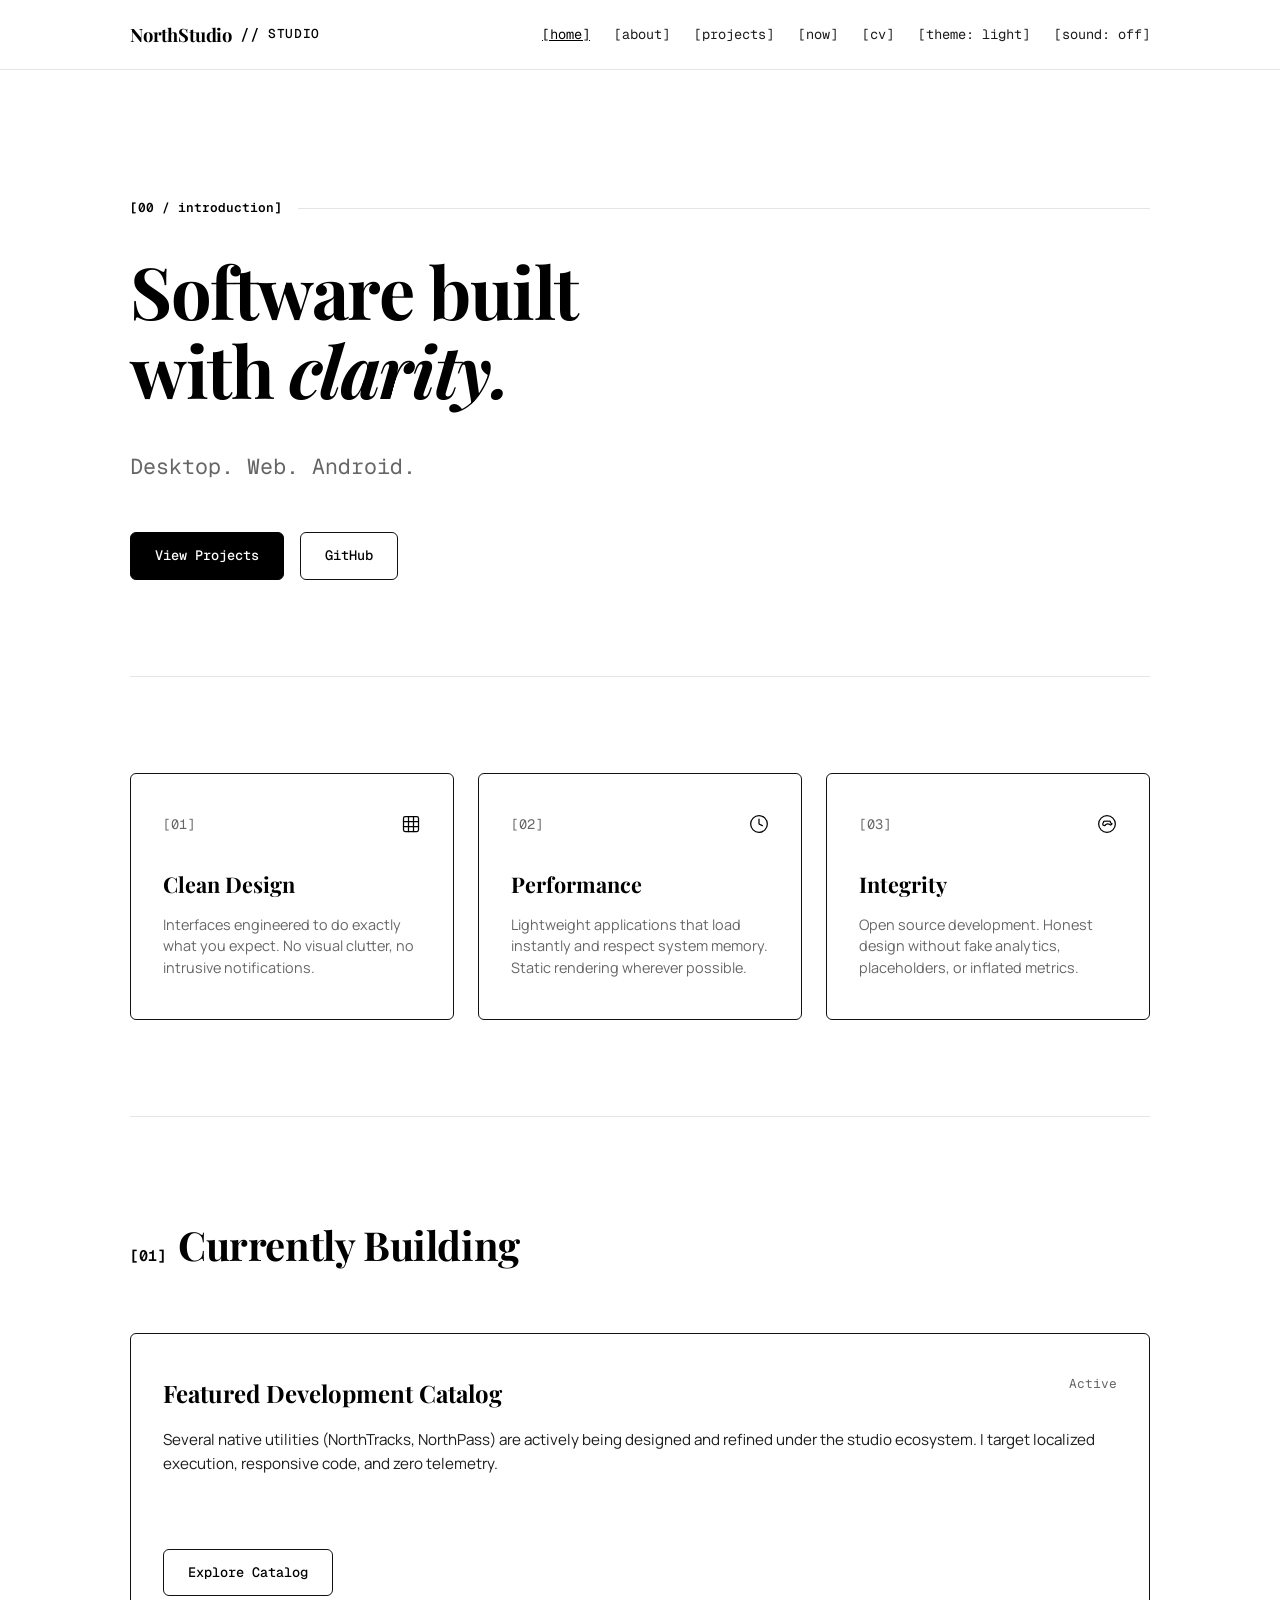
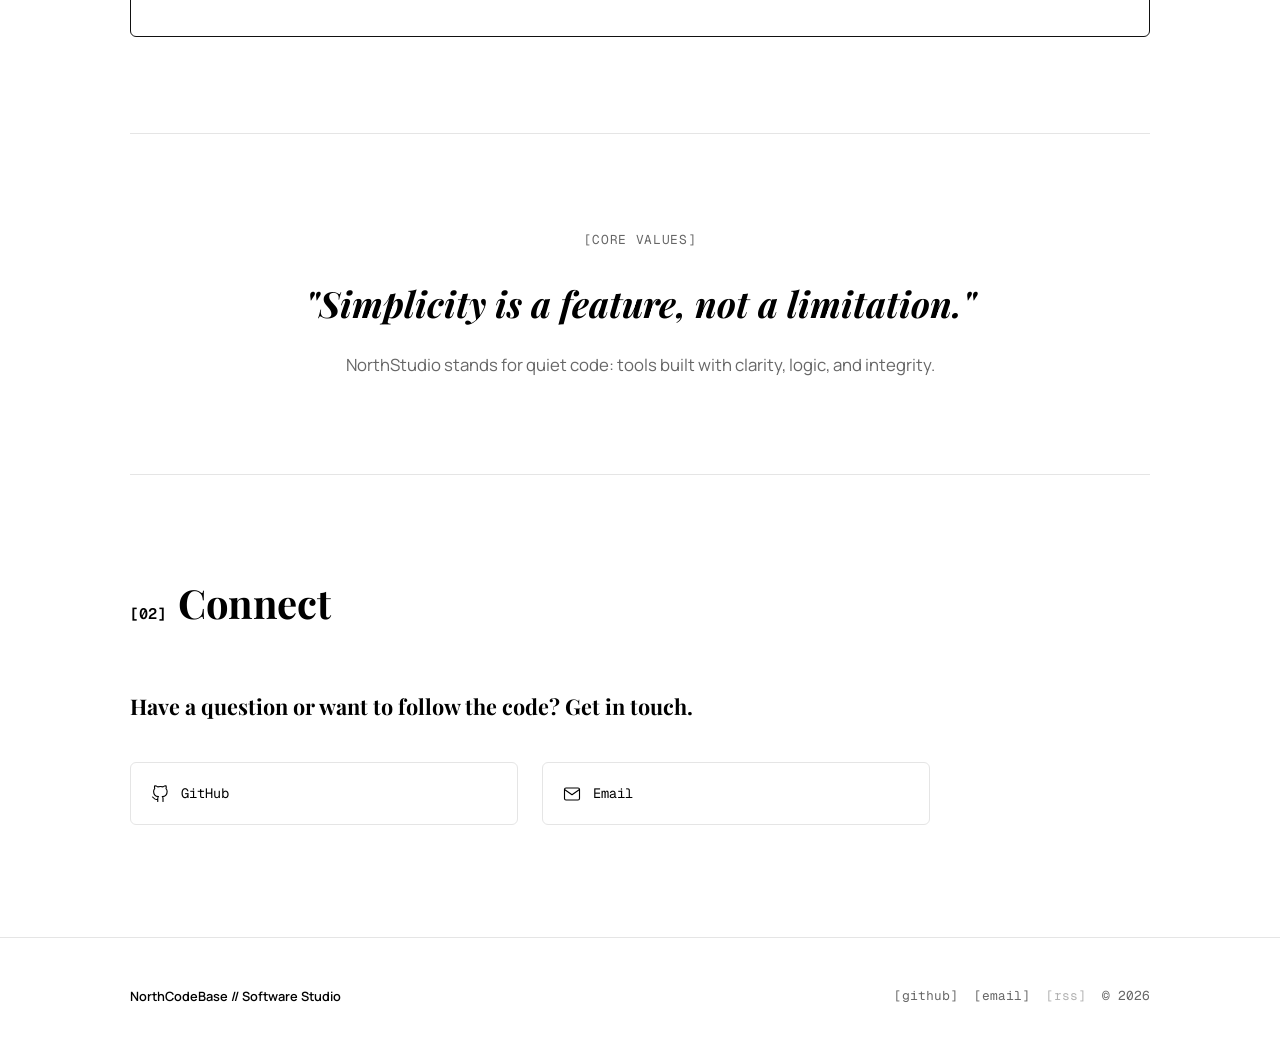
<file: index.html>
<!DOCTYPE html>
<html lang="en">

<head>
    <meta charset="UTF-8">
    <meta name="viewport" content="width=device-width, initial-scale=1.0">
    <meta name="description" content="NorthStudio - Independent software studio focused on creating clean, thoughtful desktop, web, and Android applications.">
    <title>NorthStudio // Software Built With Clarity.</title>

    <!-- Canonical URL -->
    <link rel="canonical" href="https://northcodebase.github.io/northstudio/">

    <!-- Open Graph Metadata -->
    <meta property="og:title" content="NorthStudio // Software Built With Clarity">
    <meta property="og:description" content="Independent software studio focused on creating clean, thoughtful desktop, web, and Android applications.">
    <meta property="og:type" content="website">
    <meta property="og:url" content="https://northcodebase.github.io/northstudio/">

    <!-- Twitter Card Metadata -->
    <meta name="twitter:card" content="summary">
    <meta name="twitter:title" content="NorthStudio // Software Built With Clarity">
    <meta name="twitter:description" content="Clean, simple, and functional desktop, web, and Android applications.">

    <!-- Fonts: Playfair Display, Manrope, Geist Mono -->
    <link rel="preconnect" href="https://fonts.googleapis.com">
    <link rel="preconnect" href="https://fonts.gstatic.com" crossorigin>
    <link href="https://fonts.googleapis.com/css2?family=Geist+Mono:wght@400;500;600&family=Manrope:wght@400;600;700&family=Playfair+Display:ital,wght@0,700;0,900;1,700&display=swap" rel="stylesheet">

    <!-- Core Stylesheet -->
    <link rel="stylesheet" href="assets/css/styles.css">
</head>

<body>
    <!-- Skip to Content for Keyboard Accessibility -->
    <a href="#main-content" class="skip-link">Skip to content</a>

    <!-- Header Navigation -->
    <header class="site-header">
        <div class="container header-container">
            <a href="./" class="brand" aria-label="NorthStudio Home">
                <span class="brand-playfair">NorthStudio</span>
                <span class="brand-divider">//</span>
                <span class="brand-mono">Studio</span>
            </a>

            <!-- Mobile Hamburger Toggle -->
            <button class="nav-toggle" id="nav-toggle" aria-label="Toggle navigation menu" aria-expanded="false">
                <svg class="nav-toggle-icon" viewBox="0 0 24 24">
                    <line x1="3" y1="12" x2="21" y2="12"></line>
                    <line x1="3" y1="6" x2="21" y2="6"></line>
                    <line x1="3" y1="18" x2="21" y2="18"></line>
                </svg>
            </button>

            <nav class="site-nav" id="site-nav">
                <a href="./" class="nav-link">[home]</a>
                <a href="about.html" class="nav-link">[about]</a>
                <a href="projects.html" class="nav-link">[projects]</a>
                <a href="now.html" class="nav-link">[now]</a>
                <a href="cv.html" class="nav-link">[cv]</a>
                <a href="#" class="nav-link" id="theme-toggle" aria-label="Toggle visual theme">[theme]</a>
                <a href="#" class="nav-link" id="sound-toggle" aria-label="Toggle background audio">[sound: off]</a>
            </nav>
        </div>
    </header>

    <!-- Main Content -->
    <main class="container" id="main-content">
        <!-- Hero Section -->
        <section class="hero-section">
            <div class="hero-top-meta">
                <span class="meta-tag">[00 / introduction]</span>
                <span class="meta-line"></span>
            </div>

            <h1 class="hero-title">Software built<br>with <span class="title-serif">clarity.</span></h1>
            <p class="hero-subtitle">Desktop. Web. Android.</p>

            <div class="hero-actions">
                <a href="projects.html" class="btn btn-primary">View Projects</a>
                <a href="https://github.com/NorthCodebase" target="_blank" class="btn btn-secondary" rel="noopener">GitHub</a>
            </div>
        </section>

        <!-- Core Ethos / Features Section -->
        <section class="section">
            <div class="features-grid">
                <!-- Card 1 -->
                <div class="feature-card">
                    <div class="card-header">
                        <span class="card-num">[01]</span>
                        <svg class="card-icon" viewBox="0 0 24 24" fill="none" stroke="currentColor" stroke-width="1.5" stroke-linecap="round" stroke-linejoin="round">
                            <rect x="3" y="3" width="18" height="18" rx="2" ry="2"></rect>
                            <line x1="9" y1="3" x2="9" y2="21"></line>
                            <line x1="15" y1="3" x2="15" y2="21"></line>
                            <line x1="3" y1="9" x2="21" y2="9"></line>
                            <line x1="3" y1="15" x2="21" y2="15"></line>
                        </svg>
                    </div>
                    <h3 class="feature-card-title">Clean Design</h3>
                    <p class="feature-card-desc">Interfaces engineered to do exactly what you expect. No visual clutter, no intrusive notifications.</p>
                </div>

                <!-- Card 2 -->
                <div class="feature-card">
                    <div class="card-header">
                        <span class="card-num">[02]</span>
                        <svg class="card-icon" viewBox="0 0 24 24" fill="none" stroke="currentColor" stroke-width="1.5" stroke-linecap="round" stroke-linejoin="round">
                            <path d="M12 22c5.523 0 10-4.477 10-10S17.523 2 12 2 2 6.477 2 12s4.477 10 10 10z"></path>
                            <path d="M12 6v6l4 2"></path>
                        </svg>
                    </div>
                    <h3 class="feature-card-title">Performance</h3>
                    <p class="feature-card-desc">Lightweight applications that load instantly and respect system memory. Static rendering wherever possible.</p>
                </div>

                <!-- Card 3 -->
                <div class="feature-card">
                    <div class="card-header">
                        <span class="card-num">[03]</span>
                        <svg class="card-icon" viewBox="0 0 24 24" fill="none" stroke="currentColor" stroke-width="1.5" stroke-linecap="round" stroke-linejoin="round">
                            <path d="M18 11.5a1.5 1.5 0 0 1-2.5 1.1 5.6 5.6 0 0 0-5 0A1.5 1.5 0 1 1 7 11.5c0-.6.3-1.1.8-1.3a1.5 1.5 0 0 1 2.2-1.5 7.4 7.4 0 0 1 4 0 1.5 1.5 0 0 1 2.2 1.5c.5.2.8.7.8 1.3z"></path>
                            <circle cx="12" cy="12" r="10"></circle>
                        </svg>
                    </div>
                    <h3 class="feature-card-title">Integrity</h3>
                    <p class="feature-card-desc">Open source development. Honest design without fake analytics, placeholders, or inflated metrics.</p>
                </div>
            </div>
        </section>

        <!-- Currently Building Preview -->
        <section class="section">
            <div class="section-header">
                <span class="section-num">[01]</span>
                <h2 class="section-title">Currently Building</h2>
            </div>

            <div class="project-card">
                <div class="project-card-top">
                    <div class="project-header-row">
                        <h3 class="project-title">Featured Development Catalog</h3>
                        <span class="project-version">Active</span>
                    </div>
                    <p class="project-desc">Several native utilities (NorthTracks, NorthPass) are actively being designed and refined under the studio ecosystem. I target localized execution, responsive code, and zero telemetry.</p>
                </div>
                <div style="margin-top: 1rem;">
                    <a href="projects.html" class="btn btn-secondary">Explore Catalog</a>
                </div>
            </div>
        </section>

        <!-- Philosophy Preview -->
        <section class="section">
            <div class="philosophy-layout">
                <div class="philosophy-meta">[core values]</div>
                <blockquote class="philosophy-quote">
                    "Simplicity is a feature, not a limitation."
                </blockquote>
                <p class="philosophy-subquote">NorthStudio stands for quiet code: tools built with clarity, logic, and integrity.</p>
            </div>
        </section>

        <!-- Quick Contact Section -->
        <section class="section" style="border-bottom: none; padding-bottom: 7rem;">
            <div class="section-header">
                <span class="section-num">[02]</span>
                <h2 class="section-title">Connect</h2>
            </div>

            <div class="contact-grid-simple">
                <p class="contact-lead-text">Have a question or want to follow the code? Get in touch.</p>
                <div class="contact-links-grid">
                    <a href="https://github.com/NorthCodebase" target="_blank" class="contact-link" rel="noopener">
                        <svg class="contact-icon" viewBox="0 0 24 24" fill="none" stroke="currentColor" stroke-width="1.5" stroke-linecap="round" stroke-linejoin="round">
                            <path d="M9 19c-5 1.5-5-2.5-7-3m14 6v-3.87a3.37 3.37 0 0 0-.94-2.61c3.14-.35 6.44-1.54 6.44-7A5.44 5.44 0 0 0 20 4.77 5.07 5.07 0 0 0 19.91 1S18.73.65 16 2.48a13.38 13.38 0 0 0-7 0C6.27.65 5.09 1 5.09 1A5.07 5.07 0 0 0 5 4.77a5.44 5.44 0 0 0-1.5 3.78c0 5.42 3.3 6.61 6.44 7A3.37 3.37 0 0 0 9 18.13V22"></path>
                        </svg>
                        <span>GitHub</span>
                    </a>

                    <a href="mailto:northcodebase@gmail.com" class="contact-link">
                        <svg class="contact-icon" viewBox="0 0 24 24" fill="none" stroke="currentColor" stroke-width="1.5" stroke-linecap="round" stroke-linejoin="round">
                            <path d="M4 4h16c1.1 0 2 .9 2 2v12c0 1.1-.9 2-2 2H4c-1.1 0-2-.9-2-2V6c0-1.1.9-2 2-2z"></path>
                            <polyline points="22,6 12,13 2,6"></polyline>
                        </svg>
                        <span>Email</span>
                    </a>
                </div>
            </div>
        </section>
    </main>

    <!-- Footer -->
    <footer class="site-footer">
        <div class="container footer-container">
            <p class="footer-copy">NorthCodeBase // Software Studio</p>
            <nav class="footer-meta" aria-label="Footer links">
                <a href="https://github.com/NorthCodebase" target="_blank" rel="noopener">[github]</a>
                <a href="mailto:northcodebase@gmail.com">[email]</a>
                <a href="#" style="opacity: 0.5; cursor: not-allowed;" onclick="return false;">[rss]</a>
                <span>&copy; 2026</span>
            </nav>
        </div>
    </footer>

    <!-- Application Script -->
    <script src="assets/js/app.js"></script>
</body>

</html>
</file>
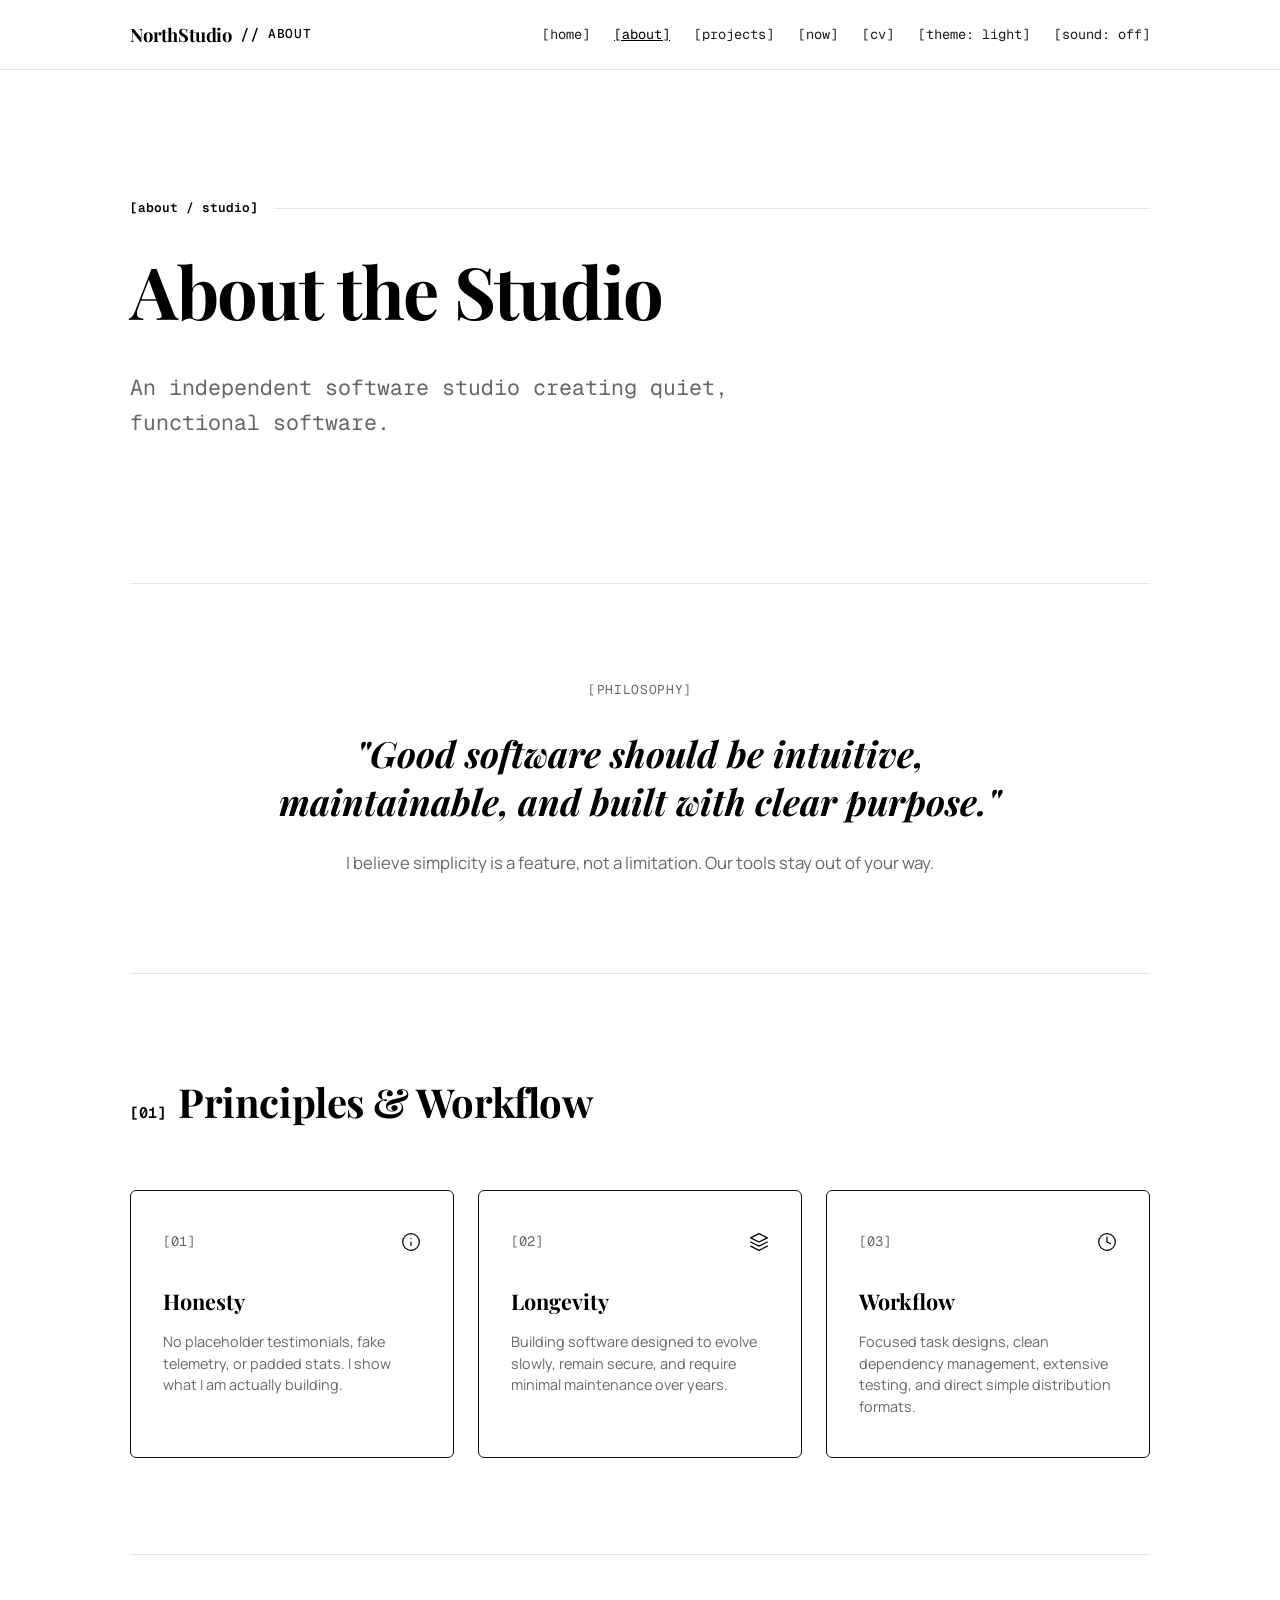
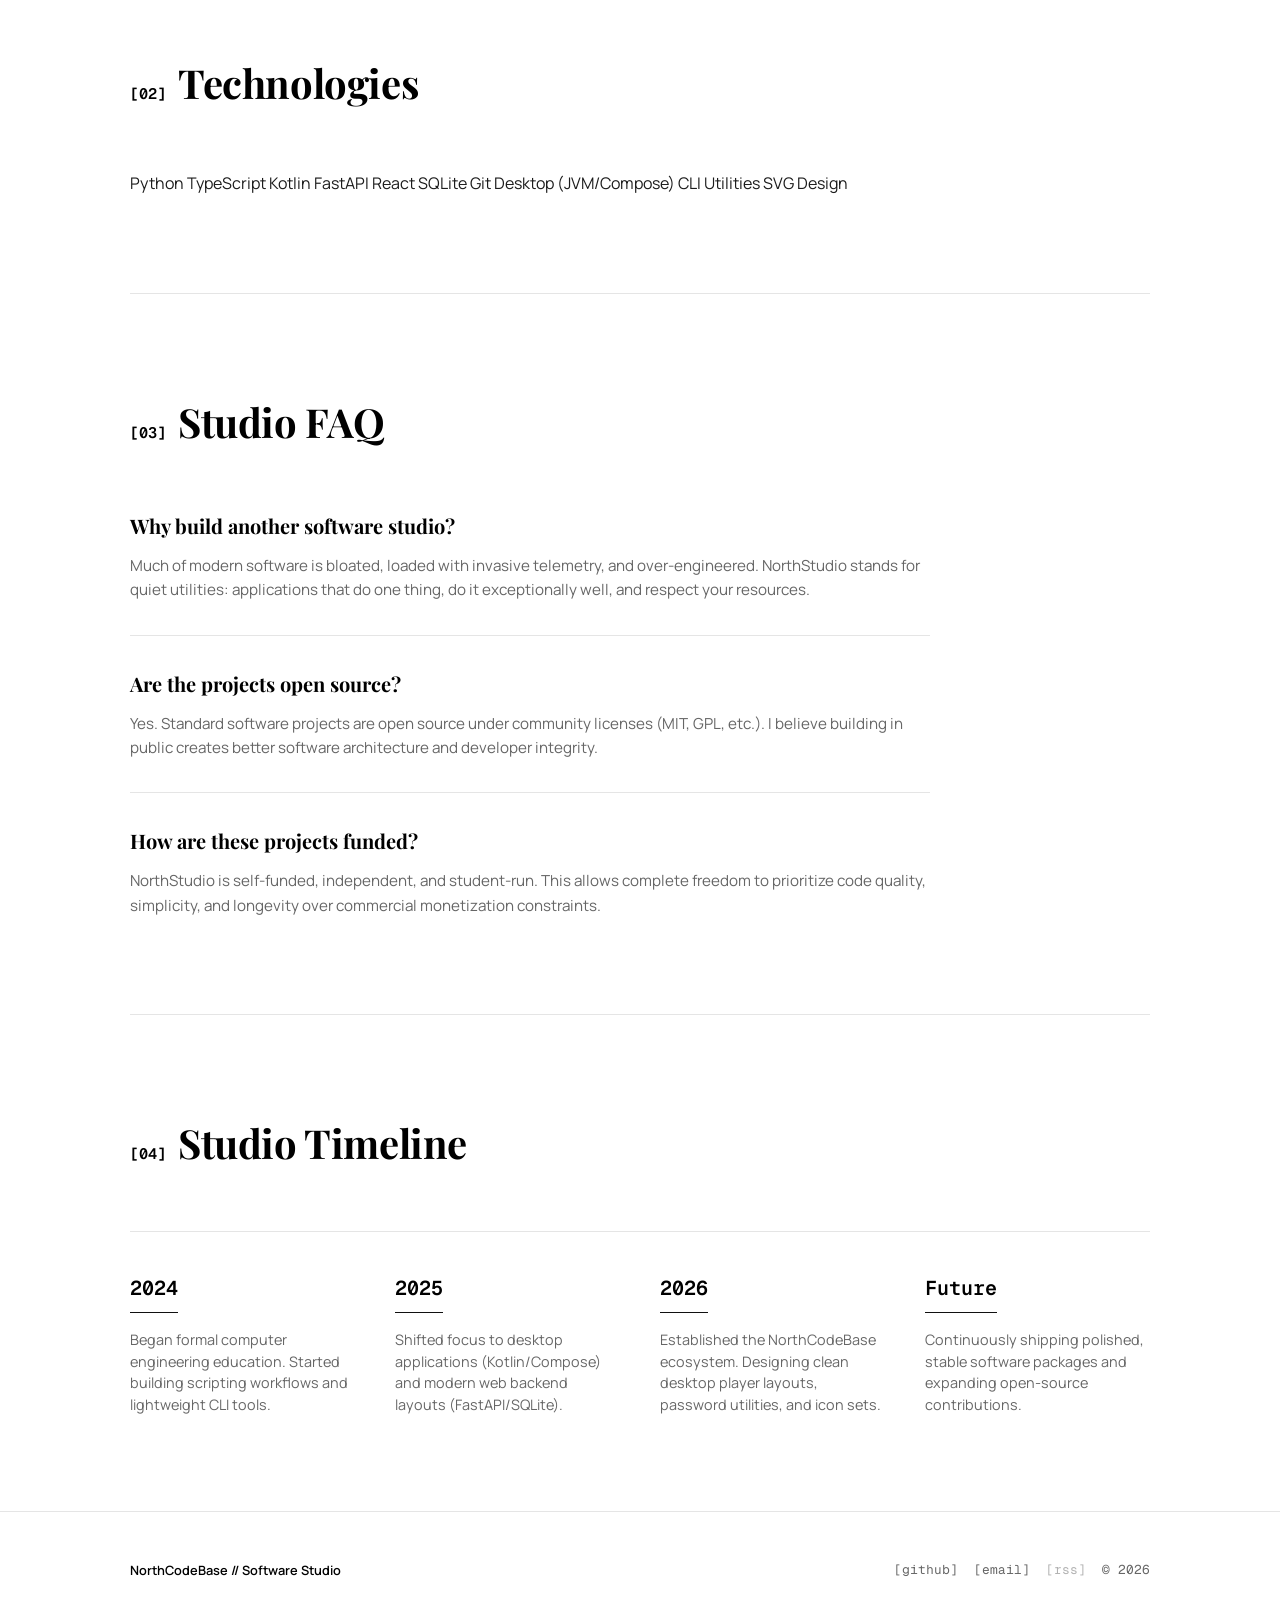
<file: about.html>
<!DOCTYPE html>
<html lang="en">

<head>
    <meta charset="UTF-8">
    <meta name="viewport" content="width=device-width, initial-scale=1.0">
    <meta name="description" content="About - NorthStudio philosophy, core principles, workflows, tech stack, FAQ, and studio timeline.">
    <title>About // NorthStudio - Independent Software Studio</title>

    <!-- Canonical URL -->
    <link rel="canonical" href="https://northcodebase.github.io/northstudio/about.html">

    <!-- Open Graph Metadata -->
    <meta property="og:title" content="NorthStudio // About">
    <meta property="og:description" content="Learn about NorthStudio - our philosophy, principles, technologies, timeline, and FAQ.">
    <meta property="og:type" content="website">
    <meta property="og:url" content="https://northcodebase.github.io/northstudio/about.html">

    <!-- Twitter Card Metadata -->
    <meta name="twitter:card" content="summary">
    <meta name="twitter:title" content="NorthStudio // About">
    <meta name="twitter:description" content="NorthStudio philosophy, principles, technologies, timeline, and FAQ.">

    <!-- Fonts: Playfair Display, Manrope, Geist Mono -->
    <link rel="preconnect" href="https://fonts.googleapis.com">
    <link rel="preconnect" href="https://fonts.gstatic.com" crossorigin>
    <link href="https://fonts.googleapis.com/css2?family=Geist+Mono:wght@400;500;600&family=Manrope:wght@400;600;700&family=Playfair+Display:ital,wght@0,700;0,900;1,700&display=swap" rel="stylesheet">

    <!-- Core Stylesheet -->
    <link rel="stylesheet" href="assets/css/styles.css">
</head>

<body>
    <!-- Skip to Content for Keyboard Accessibility -->
    <a href="#main-content" class="skip-link">Skip to content</a>

    <!-- Header Navigation -->
    <header class="site-header">
        <div class="container header-container">
            <a href="index.html" class="brand" aria-label="NorthStudio Home">
                <span class="brand-playfair">NorthStudio</span>
                <span class="brand-divider">//</span>
                <span class="brand-mono">About</span>
            </a>

            <!-- Mobile Hamburger Toggle -->
            <button class="nav-toggle" id="nav-toggle" aria-label="Toggle navigation menu" aria-expanded="false">
                <svg class="nav-toggle-icon" viewBox="0 0 24 24">
                    <line x1="3" y1="12" x2="21" y2="12"></line>
                    <line x1="3" y1="6" x2="21" y2="6"></line>
                    <line x1="3" y1="18" x2="21" y2="18"></line>
                </svg>
            </button>

            <nav class="site-nav" id="site-nav">
                <a href="index.html" class="nav-link">[home]</a>
                <a href="about.html" class="nav-link">[about]</a>
                <a href="projects.html" class="nav-link">[projects]</a>
                <a href="now.html" class="nav-link">[now]</a>
                <a href="cv.html" class="nav-link">[cv]</a>
                <a href="#" class="nav-link" id="theme-toggle" aria-label="Toggle visual theme">[theme]</a>
                <a href="#" class="nav-link" id="sound-toggle" aria-label="Toggle background audio">[sound: off]</a>
            </nav>
        </div>
    </header>

    <!-- Main Content -->
    <main class="container" id="main-content">
        <!-- Hero Section -->
        <section class="hero-section">
            <div class="hero-top-meta">
                <span class="meta-tag">[about / studio]</span>
                <span class="meta-line"></span>
            </div>

            <h1 class="hero-title">About the Studio</h1>
            <p class="hero-subtitle">An independent software studio creating quiet, functional software.</p>
        </section>

        <!-- Philosophy Section -->
        <section class="section">
            <div class="philosophy-layout">
                <div class="philosophy-meta">[philosophy]</div>
                <blockquote class="philosophy-quote">
                    "Good software should be intuitive, maintainable, and built with clear purpose."
                </blockquote>
                <p class="philosophy-subquote">I believe simplicity is a feature, not a limitation. Our tools stay out of your way.</p>
            </div>
        </section>

        <!-- Principles & Workflow Section -->
        <section class="section">
            <div class="section-header">
                <span class="section-num">[01]</span>
                <h2 class="section-title">Principles &amp; Workflow</h2>
            </div>

            <div class="features-grid">
                <!-- Principle 1 -->
                <div class="feature-card">
                    <div class="card-header">
                        <span class="card-num">[01]</span>
                        <svg class="card-icon" viewBox="0 0 24 24" fill="none" stroke="currentColor" stroke-width="1.5" stroke-linecap="round" stroke-linejoin="round">
                            <circle cx="12" cy="12" r="10"></circle>
                            <line x1="12" y1="16" x2="12" y2="12"></line>
                            <line x1="12" y1="8" x2="12.01" y2="8"></line>
                        </svg>
                    </div>
                    <h3 class="feature-card-title">Honesty</h3>
                    <p class="feature-card-desc">No placeholder testimonials, fake telemetry, or padded stats. I show what I am actually building.</p>
                </div>

                <!-- Principle 2 -->
                <div class="feature-card">
                    <div class="card-header">
                        <span class="card-num">[02]</span>
                        <svg class="card-icon" viewBox="0 0 24 24" fill="none" stroke="currentColor" stroke-width="1.5" stroke-linecap="round" stroke-linejoin="round">
                            <polygon points="12 2 2 7 12 12 22 7 12 2"></polygon>
                            <polyline points="2 17 12 22 22 17"></polyline>
                            <polyline points="2 12 12 17 22 12"></polyline>
                        </svg>
                    </div>
                    <h3 class="feature-card-title">Longevity</h3>
                    <p class="feature-card-desc">Building software designed to evolve slowly, remain secure, and require minimal maintenance over years.</p>
                </div>

                <!-- Principle 3 -->
                <div class="feature-card">
                    <div class="card-header">
                        <span class="card-num">[03]</span>
                        <svg class="card-icon" viewBox="0 0 24 24" fill="none" stroke="currentColor" stroke-width="1.5" stroke-linecap="round" stroke-linejoin="round">
                            <path d="M12 22c5.523 0 10-4.477 10-10S17.523 2 12 2 2 6.477 2 12s4.477 10 10 10z"></path>
                            <path d="M12 6v6l4 2"></path>
                        </svg>
                    </div>
                    <h3 class="feature-card-title">Workflow</h3>
                    <p class="feature-card-desc">Focused task designs, clean dependency management, extensive testing, and direct simple distribution formats.</p>
                </div>
            </div>
        </section>

        <!-- Technologies -->
        <section class="section">
            <div class="section-header">
                <span class="section-num">[02]</span>
                <h2 class="section-title">Technologies</h2>
            </div>
            <div class="focus-grid">
                <span class="focus-tag">Python</span>
                <span class="focus-tag">TypeScript</span>
                <span class="focus-tag">Kotlin</span>
                <span class="focus-tag">FastAPI</span>
                <span class="focus-tag">React</span>
                <span class="focus-tag">SQLite</span>
                <span class="focus-tag">Git</span>
                <span class="focus-tag">Desktop (JVM/Compose)</span>
                <span class="focus-tag">CLI Utilities</span>
                <span class="focus-tag">SVG Design</span>
            </div>
        </section>

        <!-- FAQ Section -->
        <section class="section">
            <div class="section-header">
                <span class="section-num">[03]</span>
                <h2 class="section-title">Studio FAQ</h2>
            </div>

            <div class="faq-list">
                <div class="faq-item">
                    <h3 class="faq-question">Why build another software studio?</h3>
                    <p class="faq-answer">Much of modern software is bloated, loaded with invasive telemetry, and over-engineered. NorthStudio stands for quiet utilities: applications that do one thing, do it exceptionally well, and respect your resources.</p>
                </div>
                <div class="faq-item">
                    <h3 class="faq-question">Are the projects open source?</h3>
                    <p class="faq-answer">Yes. Standard software projects are open source under community licenses (MIT, GPL, etc.). I believe building in public creates better software architecture and developer integrity.</p>
                </div>
                <div class="faq-item">
                    <h3 class="faq-question">How are these projects funded?</h3>
                    <p class="faq-answer">NorthStudio is self-funded, independent, and student-run. This allows complete freedom to prioritize code quality, simplicity, and longevity over commercial monetization constraints.</p>
                </div>
            </div>
        </section>

        <!-- Timeline Section -->
        <section class="section" style="border-bottom: none;">
            <div class="section-header">
                <span class="section-num">[04]</span>
                <h2 class="section-title">Studio Timeline</h2>
            </div>

            <div class="timeline-grid">
                <div class="timeline-item">
                    <span class="timeline-year">2024</span>
                    <p class="timeline-text">Began formal computer engineering education. Started building scripting workflows and lightweight CLI tools.</p>
                </div>
                <div class="timeline-item">
                    <span class="timeline-year">2025</span>
                    <p class="timeline-text">Shifted focus to desktop applications (Kotlin/Compose) and modern web backend layouts (FastAPI/SQLite).</p>
                </div>
                <div class="timeline-item">
                    <span class="timeline-year">2026</span>
                    <p class="timeline-text">Established the NorthCodeBase ecosystem. Designing clean desktop player layouts, password utilities, and icon sets.</p>
                </div>
                <div class="timeline-item">
                    <span class="timeline-year">Future</span>
                    <p class="timeline-text">Continuously shipping polished, stable software packages and expanding open-source contributions.</p>
                </div>
            </div>
        </section>
    </main>

    <!-- Footer -->
    <footer class="site-footer">
        <div class="container footer-container">
            <p class="footer-copy">NorthCodeBase // Software Studio</p>
            <nav class="footer-meta" aria-label="Footer links">
                <a href="https://github.com/NorthCodebase" target="_blank" rel="noopener">[github]</a>
                <a href="mailto:northcodebase@gmail.com">[email]</a>
                <a href="#" style="opacity: 0.5; cursor: not-allowed;" onclick="return false;">[rss]</a>
                <span>&copy; 2026</span>
            </nav>
        </div>
    </footer>

    <!-- Application Script -->
    <script src="assets/js/app.js"></script>
</body>

</html>
</file>
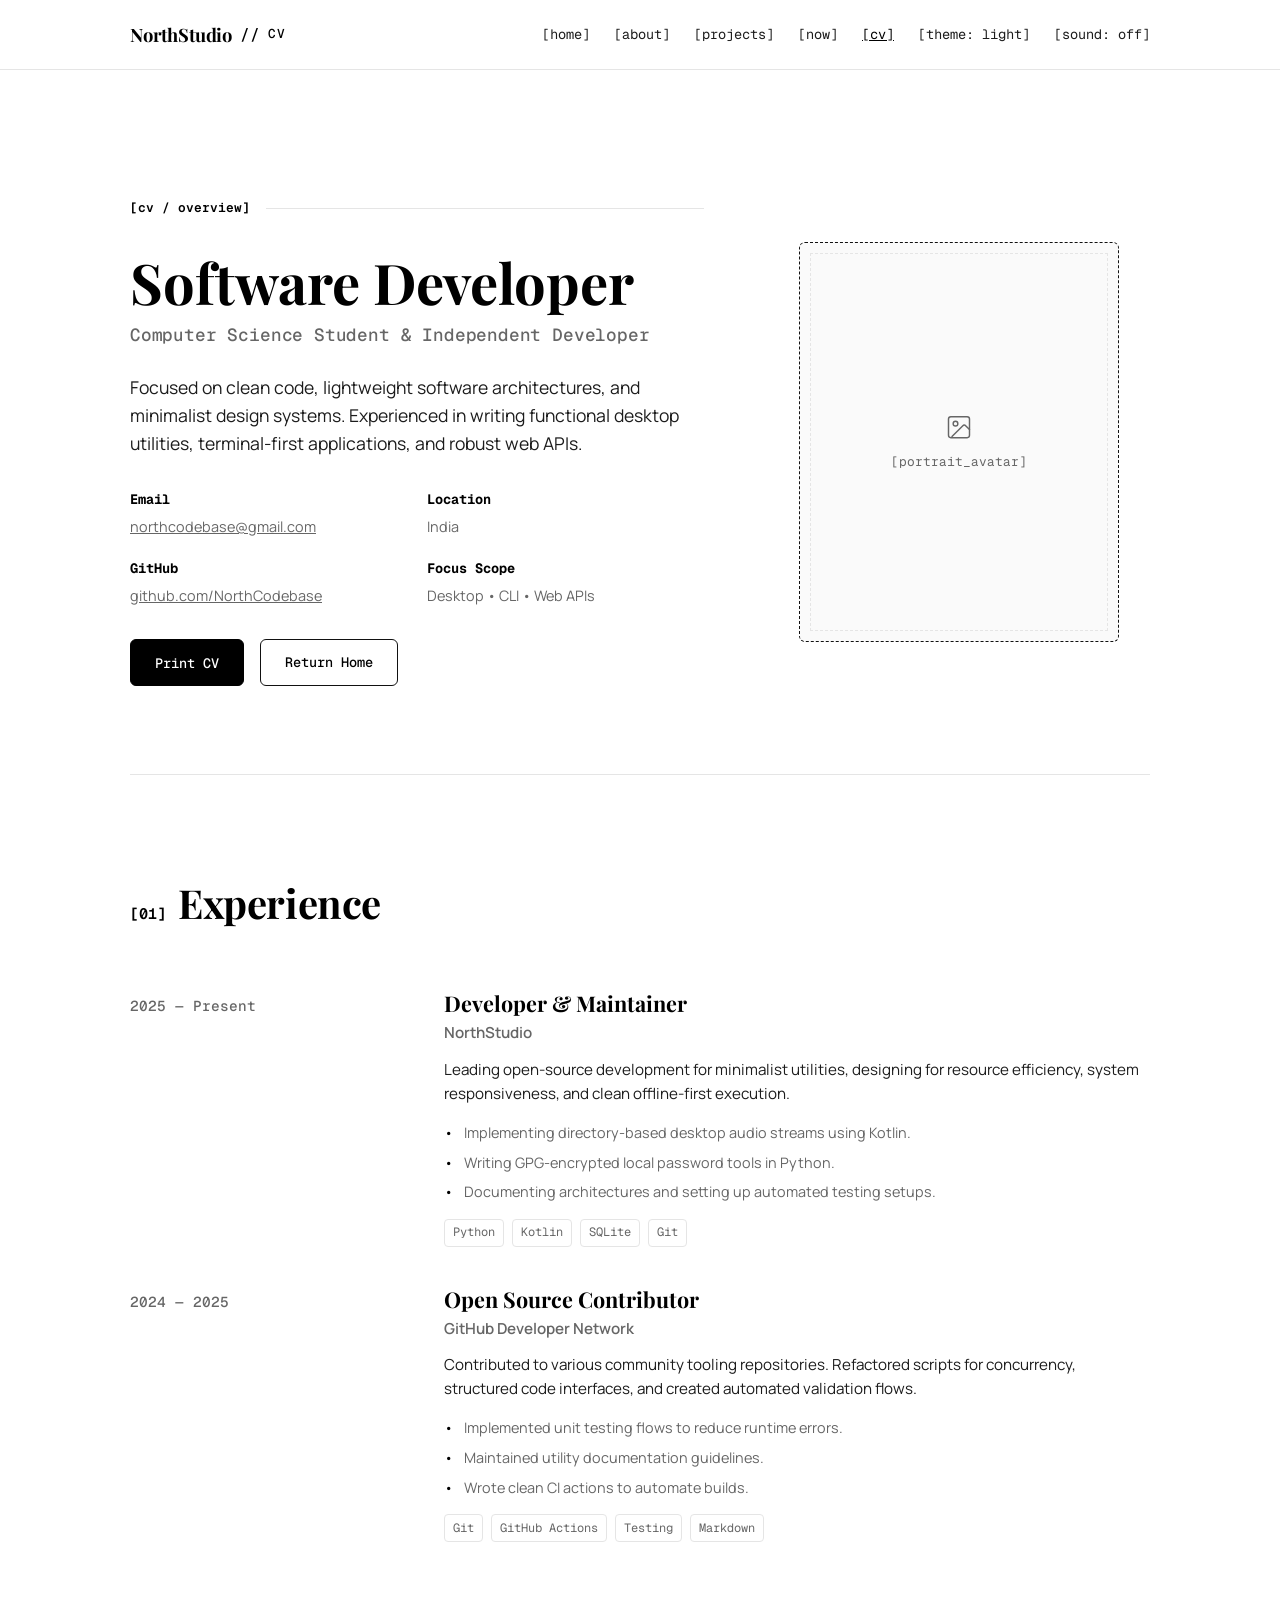
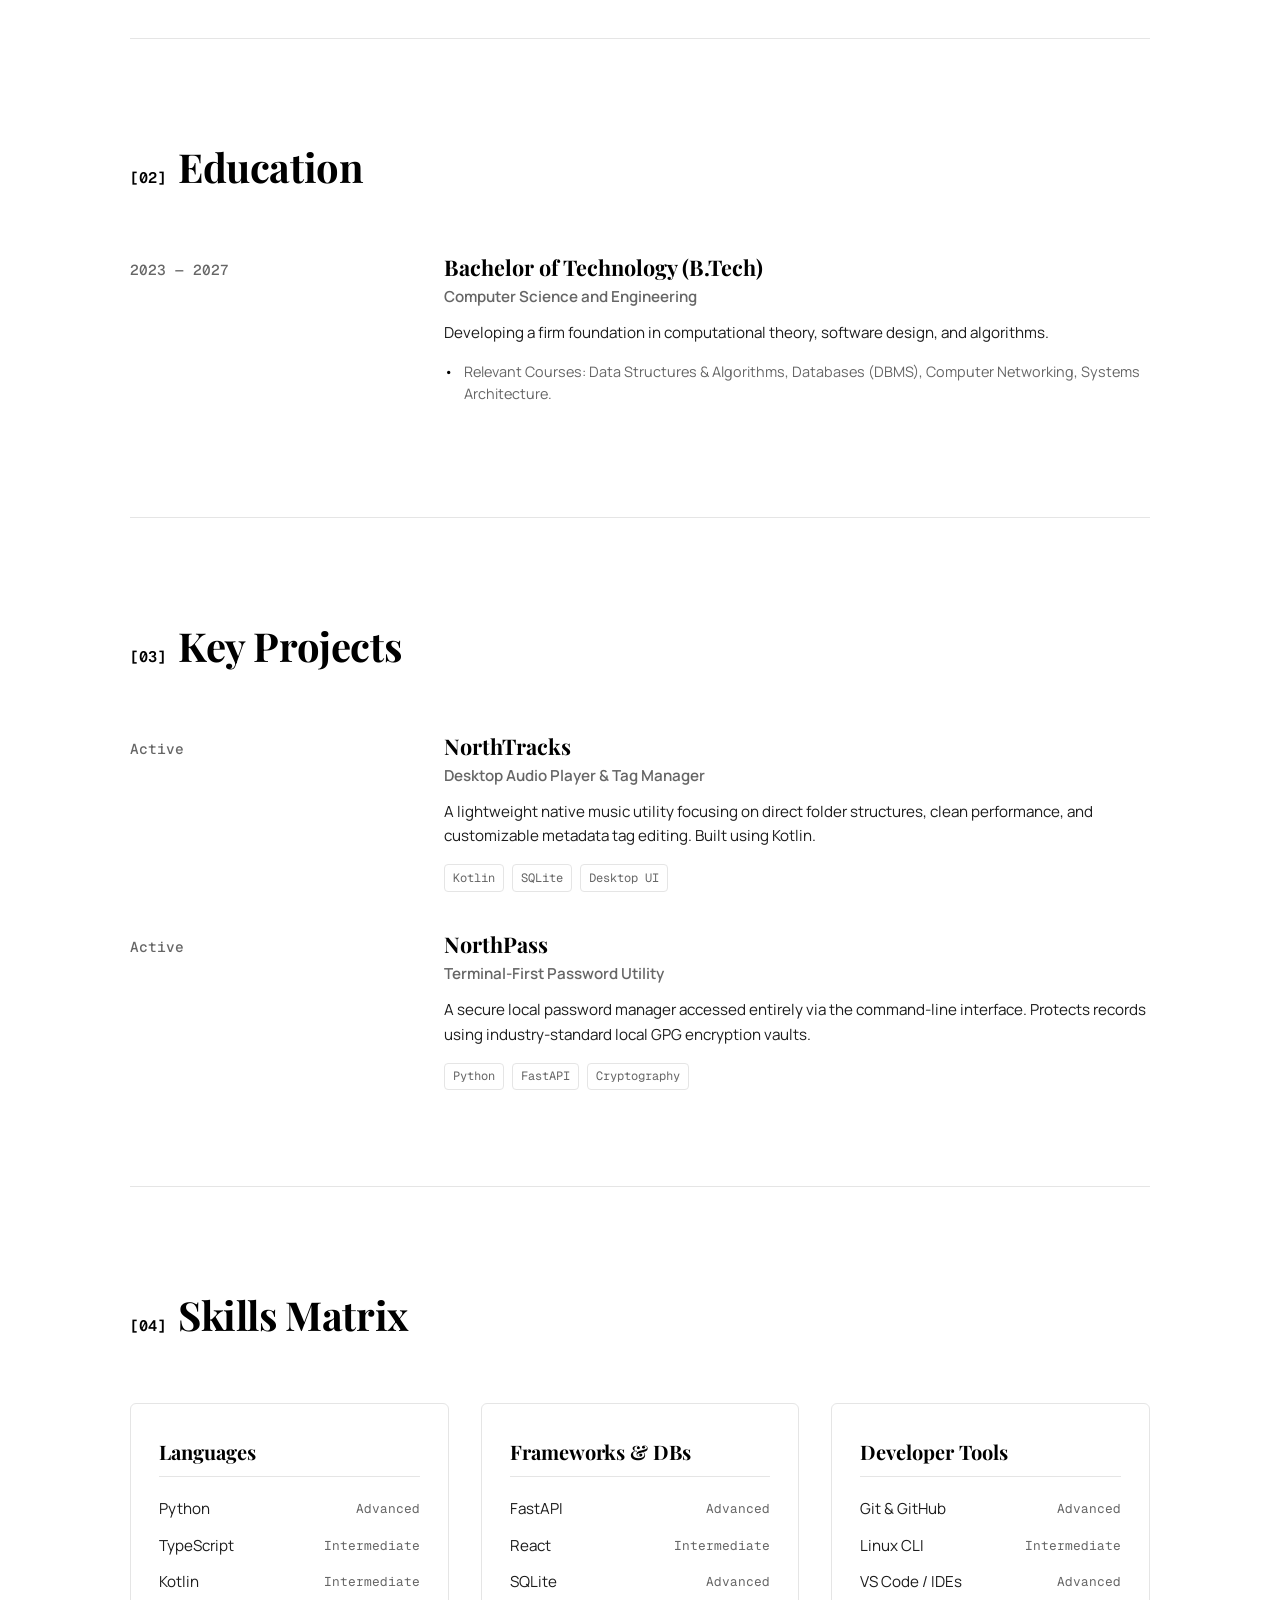
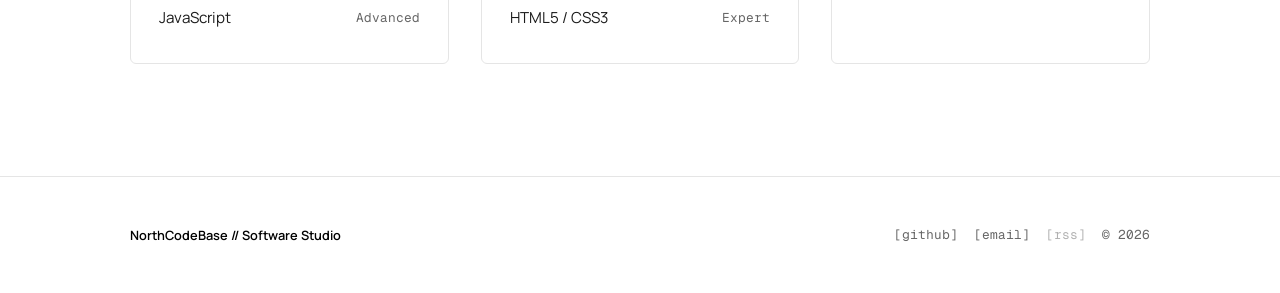
<file: cv.html>
<!DOCTYPE html>
<html lang="en">

<head>
    <meta charset="UTF-8">
    <meta name="viewport" content="width=device-width, initial-scale=1.0">
    <meta name="description" content="Curriculum Vitae - NorthStudio Developer. Detailed background in software engineering, technologies, and projects.">
    <title>CV // NorthStudio - Minimalist Developer Resume</title>

    <!-- Canonical URL -->
    <link rel="canonical" href="https://northcodebase.github.io/northstudio/cv.html">

    <!-- Open Graph Metadata -->
    <meta property="og:title" content="NorthStudio // CV">
    <meta property="og:description" content="Professional developer CV listing genuine projects, experience, and technologies.">
    <meta property="og:type" content="website">
    <meta property="og:url" content="https://northcodebase.github.io/northstudio/cv.html">

    <!-- Twitter Card Metadata -->
    <meta name="twitter:card" content="summary">
    <meta name="twitter:title" content="NorthStudio // CV">
    <meta name="twitter:description" content="Developer CV listing genuine projects, experience, and technologies.">

    <!-- Fonts: Playfair Display, Manrope, Geist Mono -->
    <link rel="preconnect" href="https://fonts.googleapis.com">
    <link rel="preconnect" href="https://fonts.gstatic.com" crossorigin>
    <link href="https://fonts.googleapis.com/css2?family=Geist+Mono:wght@400;500;600&family=Manrope:wght@400;600;700&family=Playfair+Display:ital,wght@0,700;0,900;1,700&display=swap" rel="stylesheet">

    <!-- Core Stylesheet -->
    <link rel="stylesheet" href="assets/css/styles.css">
</head>

<body>
    <!-- Skip to Content for Keyboard Accessibility -->
    <a href="#main-content" class="skip-link">Skip to content</a>

    <!-- Header Navigation -->
    <header class="site-header">
        <div class="container header-container">
            <a href="index.html" class="brand" aria-label="NorthStudio Home">
                <span class="brand-playfair">NorthStudio</span>
                <span class="brand-divider">//</span>
                <span class="brand-mono">CV</span>
            </a>

            <!-- Mobile Hamburger Toggle -->
            <button class="nav-toggle" id="nav-toggle" aria-label="Toggle navigation menu" aria-expanded="false">
                <svg class="nav-toggle-icon" viewBox="0 0 24 24">
                    <line x1="3" y1="12" x2="21" y2="12"></line>
                    <line x1="3" y1="6" x2="21" y2="6"></line>
                    <line x1="3" y1="18" x2="21" y2="18"></line>
                </svg>
            </button>

            <nav class="site-nav" id="site-nav">
                <a href="index.html" class="nav-link">[home]</a>
                <a href="about.html" class="nav-link">[about]</a>
                <a href="projects.html" class="nav-link">[projects]</a>
                <a href="now.html" class="nav-link">[now]</a>
                <a href="cv.html" class="nav-link">[cv]</a>
                <a href="#" class="nav-link" id="theme-toggle" aria-label="Toggle visual theme">[theme]</a>
                <a href="#" class="nav-link" id="sound-toggle" aria-label="Toggle background audio">[sound: off]</a>
            </nav>
        </div>
    </header>

    <!-- Main Content -->
    <main class="container" id="main-content">
        <!-- CV Hero Section -->
        <section class="cv-hero-section">
            <div class="cv-hero-grid">
                <div class="cv-profile-info">
                    <div class="hero-top-meta">
                        <span class="meta-tag">[cv / overview]</span>
                        <span class="meta-line"></span>
                    </div>

                    <h1 class="cv-name">Software Developer</h1>
                    <p class="cv-title">Computer Science Student &amp; Independent Developer</p>
                    <p class="cv-bio">
                        Focused on clean code, lightweight software architectures, and minimalist design systems. Experienced in writing functional desktop utilities, terminal-first applications, and robust web APIs.
                    </p>

                    <div class="cv-meta-info">
                        <div class="cv-meta-item">
                            <strong>Email</strong>
                            <a href="mailto:northcodebase@gmail.com" style="color: inherit;">northcodebase@gmail.com</a>
                        </div>
                        <div class="cv-meta-item">
                            <strong>Location</strong>
                            <span>India</span>
                        </div>
                        <div class="cv-meta-item">
                            <strong>GitHub</strong>
                            <a href="https://github.com/NorthCodebase" target="_blank" style="color: inherit;" rel="noopener">github.com/NorthCodebase</a>
                        </div>
                        <div class="cv-meta-item">
                            <strong>Focus Scope</strong>
                            <span>Desktop • CLI • Web APIs</span>
                        </div>
                    </div>

                    <div class="cv-actions">
                        <button id="print-cv-btn" class="btn btn-primary">Print CV</button>
                        <a href="index.html" class="btn btn-secondary">Return Home</a>
                    </div>
                </div>

                <!-- Portrait Avatar Display Area -->
                <div class="cv-image-area">
                    <div class="cv-image-placeholder" title="Profile portrait placeholder">
                        <svg class="placeholder-icon" viewBox="0 0 24 24" fill="none" stroke="currentColor" stroke-width="1.5" stroke-linecap="round" stroke-linejoin="round">
                            <rect x="3" y="4" width="18" height="18" rx="2" ry="2"></rect>
                            <circle cx="9" cy="10" r="2"></circle>
                            <path d="M21 15l-3.086-3.086a2 2 0 0 0-2.828 0L6 21"></path>
                        </svg>
                        <span>[portrait_avatar]</span>
                    </div>
                </div>
            </div>
        </section>

        <!-- Experience Section -->
        <section id="experience" class="section">
            <div class="section-header">
                <span class="section-num">[01]</span>
                <h2 class="section-title">Experience</h2>
            </div>

            <div class="cv-entry-list">
                <!-- Entry 1 -->
                <div class="cv-entry">
                    <div class="cv-entry-date">2025 — Present</div>
                    <div class="cv-entry-content">
                        <div class="cv-entry-header">
                            <h3 class="cv-entry-title">Developer &amp; Maintainer</h3>
                            <div class="cv-entry-subtitle">NorthStudio</div>
                        </div>
                        <p class="cv-entry-desc">
                            Leading open-source development for minimalist utilities, designing for resource efficiency, system responsiveness, and clean offline-first execution.
                        </p>
                        <ul class="cv-entry-bullets">
                            <li>Implementing directory-based desktop audio streams using Kotlin.</li>
                            <li>Writing GPG-encrypted local password tools in Python.</li>
                            <li>Documenting architectures and setting up automated testing setups.</li>
                        </ul>
                        <div class="cv-entry-tags">
                            <span class="cv-entry-tag">Python</span>
                            <span class="cv-entry-tag">Kotlin</span>
                            <span class="cv-entry-tag">SQLite</span>
                            <span class="cv-entry-tag">Git</span>
                        </div>
                    </div>
                </div>

                <!-- Entry 2 -->
                <div class="cv-entry">
                    <div class="cv-entry-date">2024 — 2025</div>
                    <div class="cv-entry-content">
                        <div class="cv-entry-header">
                            <h3 class="cv-entry-title">Open Source Contributor</h3>
                            <div class="cv-entry-subtitle">GitHub Developer Network</div>
                        </div>
                        <p class="cv-entry-desc">
                            Contributed to various community tooling repositories. Refactored scripts for concurrency, structured code interfaces, and created automated validation flows.
                        </p>
                        <ul class="cv-entry-bullets">
                            <li>Implemented unit testing flows to reduce runtime errors.</li>
                            <li>Maintained utility documentation guidelines.</li>
                            <li>Wrote clean CI actions to automate builds.</li>
                        </ul>
                        <div class="cv-entry-tags">
                            <span class="cv-entry-tag">Git</span>
                            <span class="cv-entry-tag">GitHub Actions</span>
                            <span class="cv-entry-tag">Testing</span>
                            <span class="cv-entry-tag">Markdown</span>
                        </div>
                    </div>
                </div>
            </div>
        </section>

        <!-- Education Section -->
        <section id="education" class="section">
            <div class="section-header">
                <span class="section-num">[02]</span>
                <h2 class="section-title">Education</h2>
            </div>

            <div class="cv-entry-list">
                <div class="cv-entry">
                    <div class="cv-entry-date">2023 — 2027</div>
                    <div class="cv-entry-content">
                        <div class="cv-entry-header">
                            <h3 class="cv-entry-title">Bachelor of Technology (B.Tech)</h3>
                            <div class="cv-entry-subtitle">Computer Science and Engineering</div>
                        </div>
                        <p class="cv-entry-desc">
                            Developing a firm foundation in computational theory, software design, and algorithms.
                        </p>
                        <ul class="cv-entry-bullets">
                            <li>Relevant Courses: Data Structures &amp; Algorithms, Databases (DBMS), Computer Networking, Systems Architecture.</li>
                        </ul>
                    </div>
                </div>
            </div>
        </section>

        <!-- Projects Section -->
        <section id="projects-section" class="section">
            <div class="section-header">
                <span class="section-num">[03]</span>
                <h2 class="section-title">Key Projects</h2>
            </div>

            <div class="cv-entry-list">
                <!-- Project 1 -->
                <div class="cv-entry">
                    <div class="cv-entry-date">Active</div>
                    <div class="cv-entry-content">
                        <div class="cv-entry-header">
                            <h3 class="cv-entry-title">NorthTracks</h3>
                            <div class="cv-entry-subtitle">Desktop Audio Player &amp; Tag Manager</div>
                        </div>
                        <p class="cv-entry-desc">
                            A lightweight native music utility focusing on direct folder structures, clean performance, and customizable metadata tag editing. Built using Kotlin.
                        </p>
                        <div class="cv-entry-tags">
                            <span class="cv-entry-tag">Kotlin</span>
                            <span class="cv-entry-tag">SQLite</span>
                            <span class="cv-entry-tag">Desktop UI</span>
                        </div>
                    </div>
                </div>

                <!-- Project 2 -->
                <div class="cv-entry">
                    <div class="cv-entry-date">Active</div>
                    <div class="cv-entry-content">
                        <div class="cv-entry-header">
                            <h3 class="cv-entry-title">NorthPass</h3>
                            <div class="cv-entry-subtitle">Terminal-First Password Utility</div>
                        </div>
                        <p class="cv-entry-desc">
                            A secure local password manager accessed entirely via the command-line interface. Protects records using industry-standard local GPG encryption vaults.
                        </p>
                        <div class="cv-entry-tags">
                            <span class="cv-entry-tag">Python</span>
                            <span class="cv-entry-tag">FastAPI</span>
                            <span class="cv-entry-tag">Cryptography</span>
                        </div>
                    </div>
                </div>
            </div>
        </section>

        <!-- Skills Section -->
        <section id="skills" class="section" style="border-bottom: none; padding-bottom: 7rem;">
            <div class="section-header">
                <span class="section-num">[04]</span>
                <h2 class="section-title">Skills Matrix</h2>
            </div>

            <div class="cv-skills-grid">
                <!-- Category 1 -->
                <div class="cv-skills-category">
                    <h3 class="cv-skills-cat-title">Languages</h3>
                    <div class="cv-skills-list">
                        <div class="cv-skill-item"><span class="cv-skill-name">Python</span><span class="cv-skill-level">Advanced</span></div>
                        <div class="cv-skill-item"><span class="cv-skill-name">TypeScript</span><span class="cv-skill-level">Intermediate</span></div>
                        <div class="cv-skill-item"><span class="cv-skill-name">Kotlin</span><span class="cv-skill-level">Intermediate</span></div>
                        <div class="cv-skill-item"><span class="cv-skill-name">JavaScript</span><span class="cv-skill-level">Advanced</span></div>
                    </div>
                </div>

                <!-- Category 2 -->
                <div class="cv-skills-category">
                    <h3 class="cv-skills-cat-title">Frameworks &amp; DBs</h3>
                    <div class="cv-skills-list">
                        <div class="cv-skill-item"><span class="cv-skill-name">FastAPI</span><span class="cv-skill-level">Advanced</span></div>
                        <div class="cv-skill-item"><span class="cv-skill-name">React</span><span class="cv-skill-level">Intermediate</span></div>
                        <div class="cv-skill-item"><span class="cv-skill-name">SQLite</span><span class="cv-skill-level">Advanced</span></div>
                        <div class="cv-skill-item"><span class="cv-skill-name">HTML5 / CSS3</span><span class="cv-skill-level">Expert</span></div>
                    </div>
                </div>

                <!-- Category 3 -->
                <div class="cv-skills-category">
                    <h3 class="cv-skills-cat-title">Developer Tools</h3>
                    <div class="cv-skills-list">
                        <div class="cv-skill-item"><span class="cv-skill-name">Git &amp; GitHub</span><span class="cv-skill-level">Advanced</span></div>
                        <div class="cv-skill-item"><span class="cv-skill-name">Linux CLI</span><span class="cv-skill-level">Intermediate</span></div>
                        <div class="cv-skill-item"><span class="cv-skill-name">VS Code / IDEs</span><span class="cv-skill-level">Advanced</span></div>
                    </div>
                </div>
            </div>
        </section>
    </main>

    <!-- Footer -->
    <footer class="site-footer">
        <div class="container footer-container">
            <p class="footer-copy">NorthCodeBase // Software Studio</p>
            <nav class="footer-meta" aria-label="Footer links">
                <a href="https://github.com/NorthCodebase" target="_blank" rel="noopener">[github]</a>
                <a href="mailto:northcodebase@gmail.com">[email]</a>
                <a href="#" style="opacity: 0.5; cursor: not-allowed;" onclick="return false;">[rss]</a>
                <span>&copy; 2026</span>
            </nav>
        </div>
    </footer>

    <!-- Application Script -->
    <script src="assets/js/app.js"></script>
    <script>
        // Print CV triggers standard browser print flow
        document.addEventListener('DOMContentLoaded', () => {
            const printBtn = document.getElementById('print-cv-btn');
            if (printBtn) {
                printBtn.addEventListener('click', () => {
                    window.print();
                });
            }
        });
    </script>
</body>

</html>
</file>
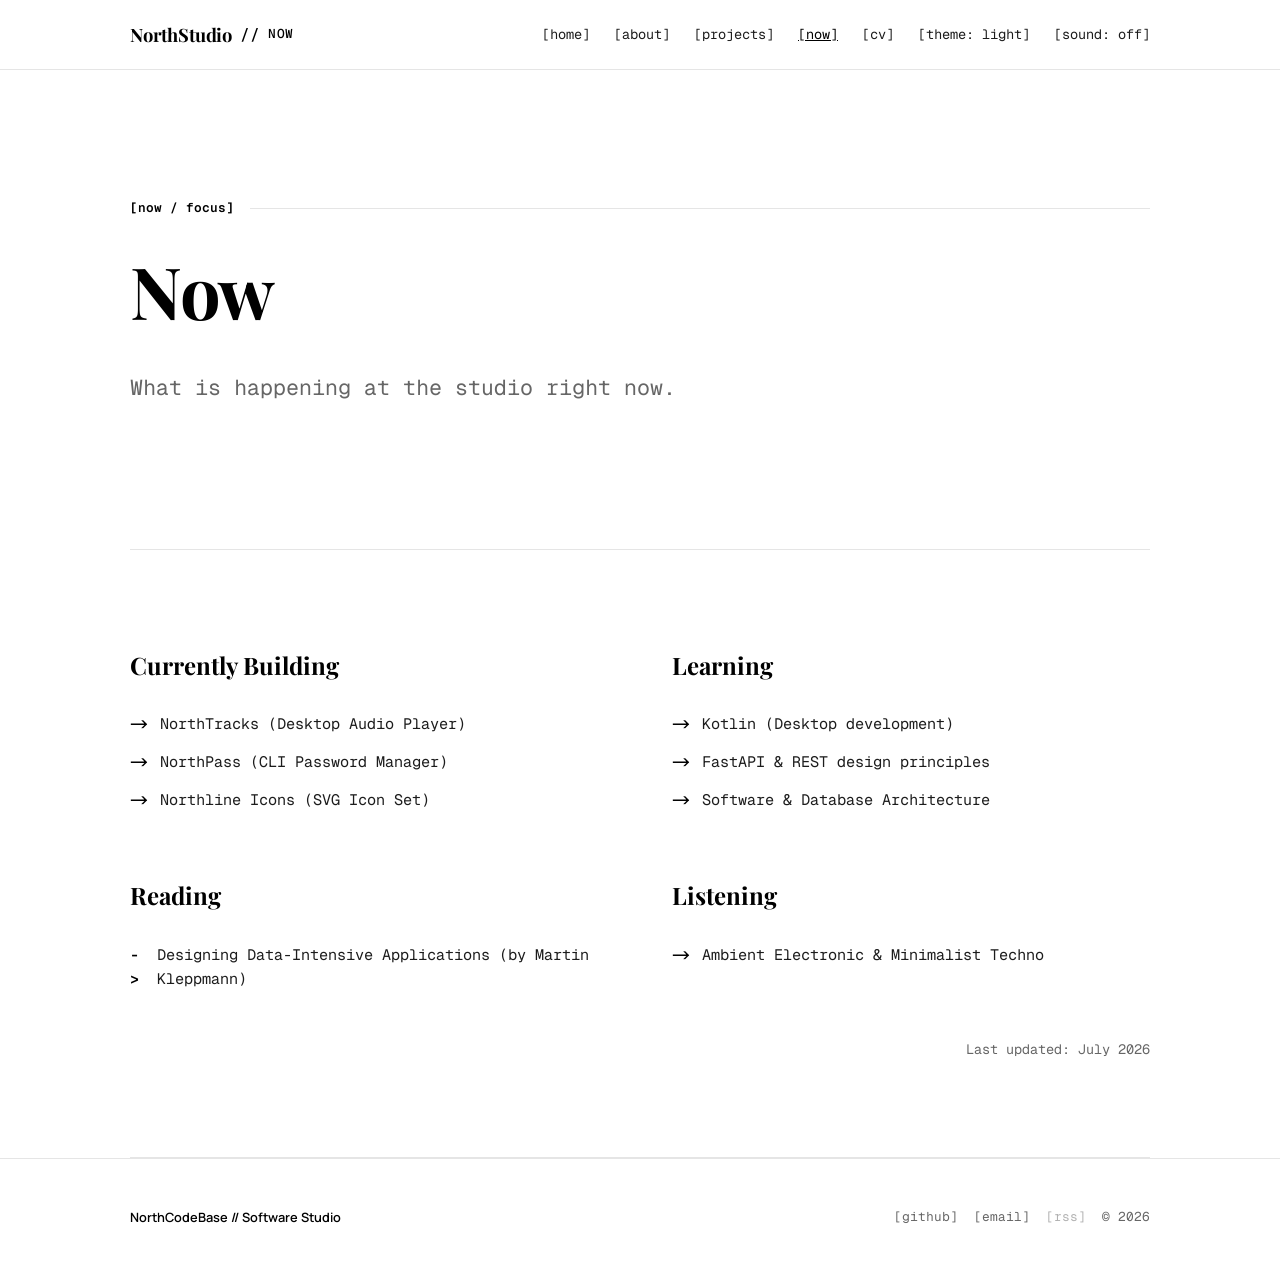
<file: now.html>
<!DOCTYPE html>
<html lang="en">

<head>
    <meta charset="UTF-8">
    <meta name="viewport" content="width=device-width, initial-scale=1.0">
    <meta name="description" content="Now - What is happening at NorthStudio right now. Current focus, learning, reading, and listening.">
    <title>Now // NorthStudio - Current Focus</title>

    <!-- Canonical URL -->
    <link rel="canonical" href="https://northcodebase.github.io/northstudio/now.html">

    <!-- Open Graph Metadata -->
    <meta property="og:title" content="NorthStudio // Now">
    <meta property="og:description" content="What's happening at NorthStudio right now. Current focus, learning, reading, and listening.">
    <meta property="og:type" content="website">
    <meta property="og:url" content="https://northcodebase.github.io/northstudio/now.html">

    <!-- Twitter Card Metadata -->
    <meta name="twitter:card" content="summary">
    <meta name="twitter:title" content="NorthStudio // Now">
    <meta name="twitter:description" content="Current focus, learning, reading, and listening at NorthStudio.">

    <!-- Fonts: Playfair Display, Manrope, Geist Mono -->
    <link rel="preconnect" href="https://fonts.googleapis.com">
    <link rel="preconnect" href="https://fonts.gstatic.com" crossorigin>
    <link href="https://fonts.googleapis.com/css2?family=Geist+Mono:wght@400;500;600&family=Manrope:wght@400;600;700&family=Playfair+Display:ital,wght@0,700;0,900;1,700&display=swap" rel="stylesheet">

    <!-- Core Stylesheet -->
    <link rel="stylesheet" href="assets/css/styles.css">
</head>

<body>
    <!-- Skip to Content for Keyboard Accessibility -->
    <a href="#main-content" class="skip-link">Skip to content</a>

    <!-- Header Navigation -->
    <header class="site-header">
        <div class="container header-container">
            <a href="index.html" class="brand" aria-label="NorthStudio Home">
                <span class="brand-playfair">NorthStudio</span>
                <span class="brand-divider">//</span>
                <span class="brand-mono">Now</span>
            </a>

            <!-- Mobile Hamburger Toggle -->
            <button class="nav-toggle" id="nav-toggle" aria-label="Toggle navigation menu" aria-expanded="false">
                <svg class="nav-toggle-icon" viewBox="0 0 24 24">
                    <line x1="3" y1="12" x2="21" y2="12"></line>
                    <line x1="3" y1="6" x2="21" y2="6"></line>
                    <line x1="3" y1="18" x2="21" y2="18"></line>
                </svg>
            </button>

            <nav class="site-nav" id="site-nav">
                <a href="index.html" class="nav-link">[home]</a>
                <a href="about.html" class="nav-link">[about]</a>
                <a href="projects.html" class="nav-link">[projects]</a>
                <a href="now.html" class="nav-link">[now]</a>
                <a href="cv.html" class="nav-link">[cv]</a>
                <a href="#" class="nav-link" id="theme-toggle" aria-label="Toggle visual theme">[theme]</a>
                <a href="#" class="nav-link" id="sound-toggle" aria-label="Toggle background audio">[sound: off]</a>
            </nav>
        </div>
    </header>

    <!-- Main Content -->
    <main class="container" id="main-content">
        <section class="hero-section">
            <div class="hero-top-meta">
                <span class="meta-tag">[now / focus]</span>
                <span class="meta-line"></span>
            </div>

            <h1 class="hero-title">Now</h1>
            <p class="hero-subtitle">What is happening at the studio right now.</p>
        </section>

        <!-- Focus Grid -->
        <section class="section">
            <div class="now-grid">
                <div class="now-column">
                    <h2 class="now-column-title">Currently Building</h2>
                    <ul class="now-list">
                        <li>NorthTracks (Desktop Audio Player)</li>
                        <li>NorthPass (CLI Password Manager)</li>
                        <li>Northline Icons (SVG Icon Set)</li>
                    </ul>
                </div>

                <div class="now-column">
                    <h2 class="now-column-title">Learning</h2>
                    <ul class="now-list">
                        <li>Kotlin (Desktop development)</li>
                        <li>FastAPI &amp; REST design principles</li>
                        <li>Software &amp; Database Architecture</li>
                    </ul>
                </div>

                <div class="now-column">
                    <h2 class="now-column-title">Reading</h2>
                    <ul class="now-list">
                        <li>Designing Data-Intensive Applications (by Martin Kleppmann)</li>
                    </ul>
                </div>

                <div class="now-column">
                    <h2 class="now-column-title">Listening</h2>
                    <ul class="now-list">
                        <li>Ambient Electronic &amp; Minimalist Techno</li>
                    </ul>
                </div>
            </div>

            <div class="now-date-meta">
                Last updated: July 2026
            </div>
        </section>
    </main>

    <!-- Footer -->
    <footer class="site-footer">
        <div class="container footer-container">
            <p class="footer-copy">NorthCodeBase // Software Studio</p>
            <nav class="footer-meta" aria-label="Footer links">
                <a href="https://github.com/NorthCodebase" target="_blank" rel="noopener">[github]</a>
                <a href="mailto:northcodebase@gmail.com">[email]</a>
                <a href="#" style="opacity: 0.5; cursor: not-allowed;" onclick="return false;">[rss]</a>
                <span>&copy; 2026</span>
            </nav>
        </div>
    </footer>

    <!-- Application Script -->
    <script src="assets/js/app.js"></script>
</body>

</html>
</file>
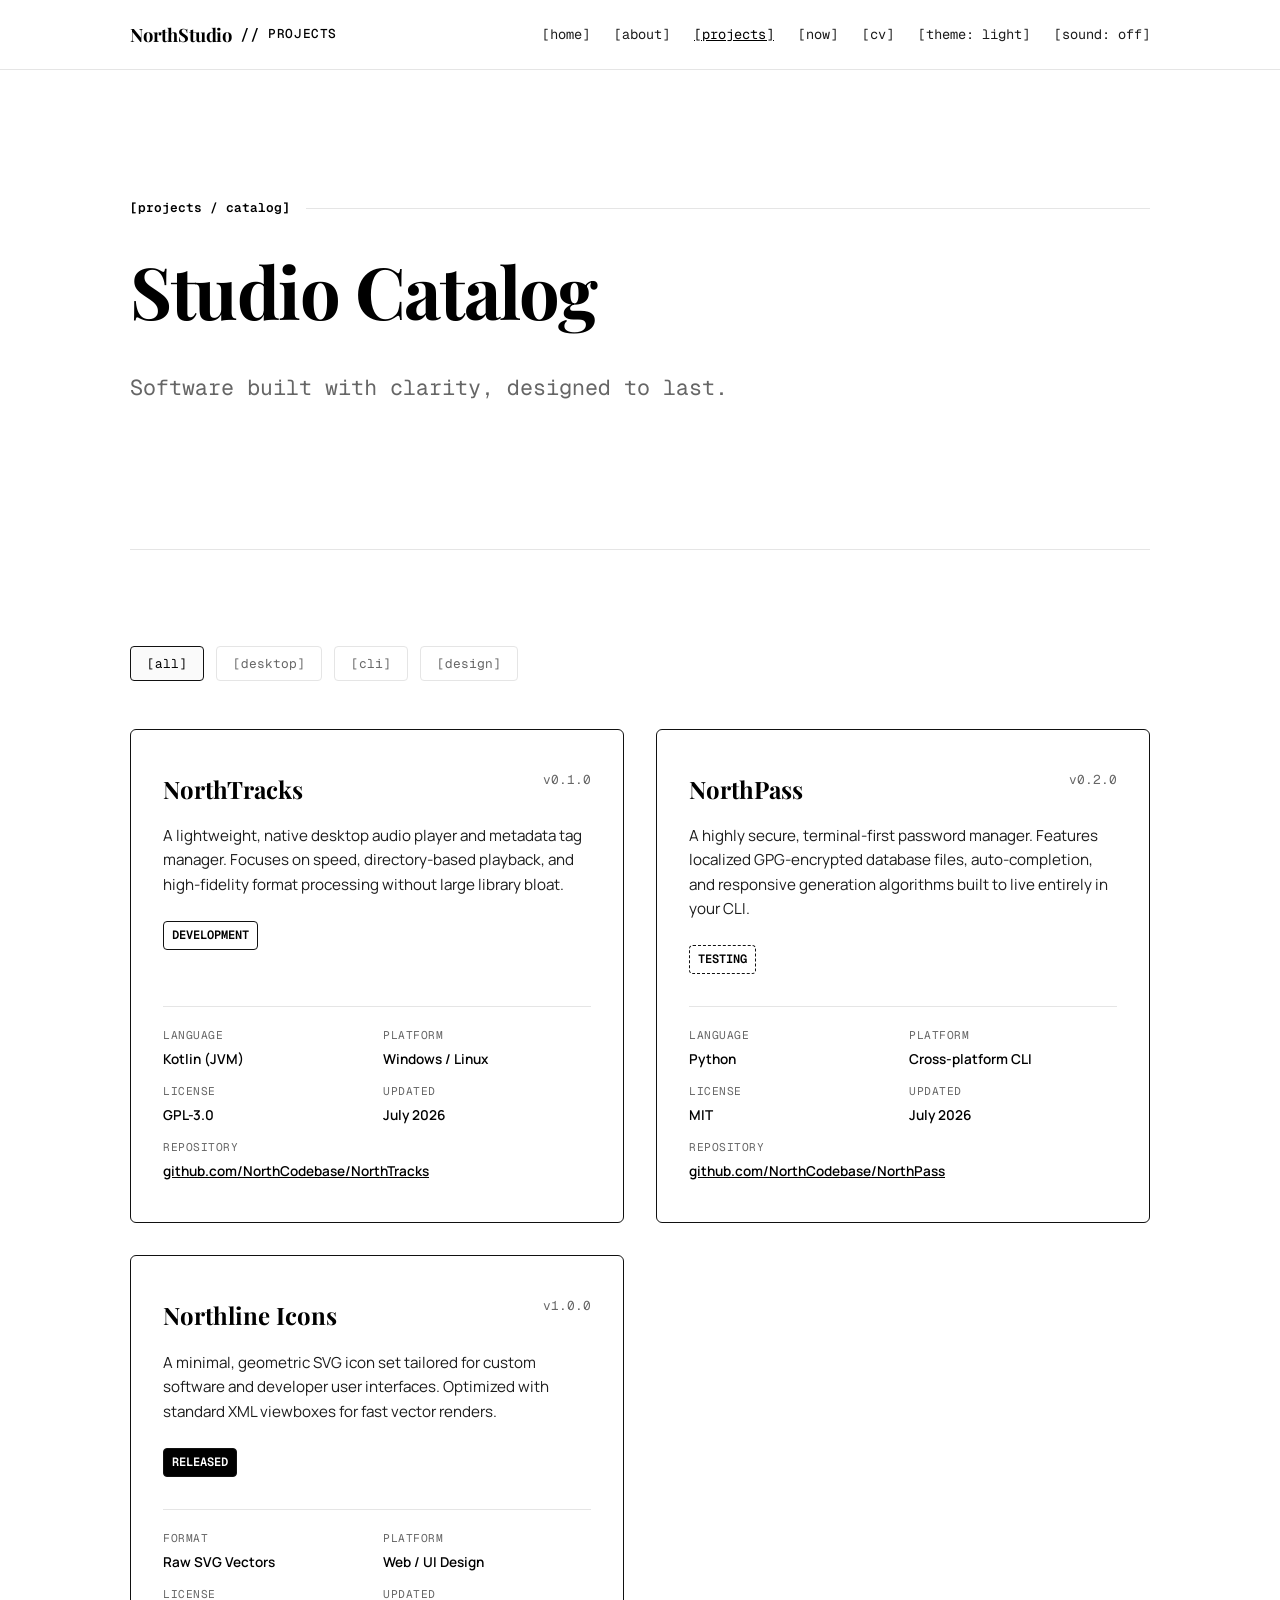
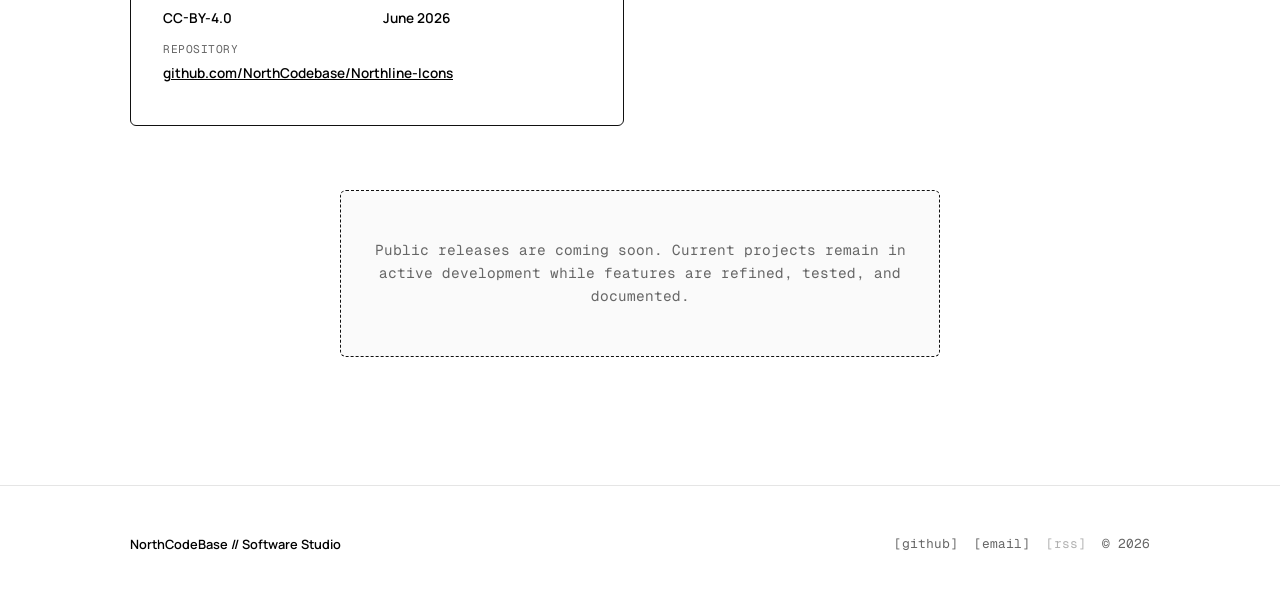
<file: projects.html>
<!DOCTYPE html>
<html lang="en">

<head>
    <meta charset="UTF-8">
    <meta name="viewport" content="width=device-width, initial-scale=1.0">
    <meta name="description" content="Projects - Software project catalog for NorthStudio. Active developments, versions, tech stack, and repository links.">
    <title>Projects // NorthStudio - Studio Development Catalog</title>

    <!-- Canonical URL -->
    <link rel="canonical" href="https://northcodebase.github.io/northstudio/projects.html">

    <!-- Open Graph Metadata -->
    <meta property="og:title" content="NorthStudio // Projects">
    <meta property="og:description" content="Explore NorthStudio projects: NorthTracks, NorthPass, and Northline Icons. Active developments and metadata.">
    <meta property="og:type" content="website">
    <meta property="og:url" content="https://northcodebase.github.io/northstudio/projects.html">

    <!-- Twitter Card Metadata -->
    <meta name="twitter:card" content="summary">
    <meta name="twitter:title" content="NorthStudio // Projects">
    <meta name="twitter:description" content="Development repository catalog and metadata for NorthStudio.">

    <!-- Fonts: Playfair Display, Manrope, Geist Mono -->
    <link rel="preconnect" href="https://fonts.googleapis.com">
    <link rel="preconnect" href="https://fonts.gstatic.com" crossorigin>
    <link href="https://fonts.googleapis.com/css2?family=Geist+Mono:wght@400;500;600&family=Manrope:wght@400;600;700&family=Playfair+Display:ital,wght@0,700;0,900;1,700&display=swap" rel="stylesheet">

    <!-- Core Stylesheet -->
    <link rel="stylesheet" href="assets/css/styles.css">
</head>

<body>
    <!-- Skip to Content for Keyboard Accessibility -->
    <a href="#main-content" class="skip-link">Skip to content</a>

    <!-- Header Navigation -->
    <header class="site-header">
        <div class="container header-container">
            <a href="index.html" class="brand" aria-label="NorthStudio Home">
                <span class="brand-playfair">NorthStudio</span>
                <span class="brand-divider">//</span>
                <span class="brand-mono">Projects</span>
            </a>

            <!-- Mobile Hamburger Toggle -->
            <button class="nav-toggle" id="nav-toggle" aria-label="Toggle navigation menu" aria-expanded="false">
                <svg class="nav-toggle-icon" viewBox="0 0 24 24">
                    <line x1="3" y1="12" x2="21" y2="12"></line>
                    <line x1="3" y1="6" x2="21" y2="6"></line>
                    <line x1="3" y1="18" x2="21" y2="18"></line>
                </svg>
            </button>

            <nav class="site-nav" id="site-nav">
                <a href="index.html" class="nav-link">[home]</a>
                <a href="about.html" class="nav-link">[about]</a>
                <a href="projects.html" class="nav-link">[projects]</a>
                <a href="now.html" class="nav-link">[now]</a>
                <a href="cv.html" class="nav-link">[cv]</a>
                <a href="#" class="nav-link" id="theme-toggle" aria-label="Toggle visual theme">[theme]</a>
                <a href="#" class="nav-link" id="sound-toggle" aria-label="Toggle background audio">[sound: off]</a>
            </nav>
        </div>
    </header>

    <!-- Main Content -->
    <main class="container" id="main-content">
        <!-- Hero Section -->
        <section class="hero-section">
            <div class="hero-top-meta">
                <span class="meta-tag">[projects / catalog]</span>
                <span class="meta-line"></span>
            </div>

            <h1 class="hero-title">Studio Catalog</h1>
            <p class="hero-subtitle">Software built with clarity, designed to last.</p>
        </section>

        <!-- Projects List & Filters -->
        <section class="section" style="border-bottom: none;">
            <!-- Category Filter Buttons -->
            <div class="filter-container">
                <button class="filter-btn active" data-filter="all">[all]</button>
                <button class="filter-btn" data-filter="desktop">[desktop]</button>
                <button class="filter-btn" data-filter="cli">[cli]</button>
                <button class="filter-btn" data-filter="design">[design]</button>
            </div>

            <!-- Grid Layout -->
            <div class="projects-grid">
                <!-- Project 1 -->
                <div class="project-card" data-category="desktop">
                    <div class="project-card-top">
                        <div class="project-header-row">
                            <h2 class="project-title">NorthTracks</h2>
                            <span class="project-version">v0.1.0</span>
                        </div>
                        <p class="project-desc">A lightweight, native desktop audio player and metadata tag manager. Focuses on speed, directory-based playback, and high-fidelity format processing without large library bloat.</p>
                        <span class="status-badge status-development">Development</span>
                    </div>
                    
                    <div class="project-meta-grid">
                        <div class="project-meta-item">
                            <span class="project-meta-label">Language</span>
                            <span class="project-meta-value">Kotlin (JVM)</span>
                        </div>
                        <div class="project-meta-item">
                            <span class="project-meta-label">Platform</span>
                            <span class="project-meta-value">Windows / Linux</span>
                        </div>
                        <div class="project-meta-item">
                            <span class="project-meta-label">License</span>
                            <span class="project-meta-value">GPL-3.0</span>
                        </div>
                        <div class="project-meta-item">
                            <span class="project-meta-label">Updated</span>
                            <span class="project-meta-value">July 2026</span>
                        </div>
                        <div class="project-meta-item" style="grid-column: span 2;">
                            <span class="project-meta-label">Repository</span>
                            <span class="project-meta-value"><a href="https://github.com/NorthCodebase/NorthTracks" target="_blank" rel="noopener">github.com/NorthCodebase/NorthTracks</a></span>
                        </div>
                    </div>
                </div>

                <!-- Project 2 -->
                <div class="project-card" data-category="cli">
                    <div class="project-card-top">
                        <div class="project-header-row">
                            <h2 class="project-title">NorthPass</h2>
                            <span class="project-version">v0.2.0</span>
                        </div>
                        <p class="project-desc">A highly secure, terminal-first password manager. Features localized GPG-encrypted database files, auto-completion, and responsive generation algorithms built to live entirely in your CLI.</p>
                        <span class="status-badge status-testing">Testing</span>
                    </div>
                    
                    <div class="project-meta-grid">
                        <div class="project-meta-item">
                            <span class="project-meta-label">Language</span>
                            <span class="project-meta-value">Python</span>
                        </div>
                        <div class="project-meta-item">
                            <span class="project-meta-label">Platform</span>
                            <span class="project-meta-value">Cross-platform CLI</span>
                        </div>
                        <div class="project-meta-item">
                            <span class="project-meta-label">License</span>
                            <span class="project-meta-value">MIT</span>
                        </div>
                        <div class="project-meta-item">
                            <span class="project-meta-label">Updated</span>
                            <span class="project-meta-value">July 2026</span>
                        </div>
                        <div class="project-meta-item" style="grid-column: span 2;">
                            <span class="project-meta-label">Repository</span>
                            <span class="project-meta-value"><a href="https://github.com/NorthCodebase/NorthPass" target="_blank" rel="noopener">github.com/NorthCodebase/NorthPass</a></span>
                        </div>
                    </div>
                </div>

                <!-- Project 3 -->
                <div class="project-card" data-category="design">
                    <div class="project-card-top">
                        <div class="project-header-row">
                            <h2 class="project-title">Northline Icons</h2>
                            <span class="project-version">v1.0.0</span>
                        </div>
                        <p class="project-desc">A minimal, geometric SVG icon set tailored for custom software and developer user interfaces. Optimized with standard XML viewboxes for fast vector renders.</p>
                        <span class="status-badge status-released">Released</span>
                    </div>
                    
                    <div class="project-meta-grid">
                        <div class="project-meta-item">
                            <span class="project-meta-label">Format</span>
                            <span class="project-meta-value">Raw SVG Vectors</span>
                        </div>
                        <div class="project-meta-item">
                            <span class="project-meta-label">Platform</span>
                            <span class="project-meta-value">Web / UI Design</span>
                        </div>
                        <div class="project-meta-item">
                            <span class="project-meta-label">License</span>
                            <span class="project-meta-value">CC-BY-4.0</span>
                        </div>
                        <div class="project-meta-item">
                            <span class="project-meta-label">Updated</span>
                            <span class="project-meta-value">June 2026</span>
                        </div>
                        <div class="project-meta-item" style="grid-column: span 2;">
                            <span class="project-meta-label">Repository</span>
                            <span class="project-meta-value"><a href="https://github.com/NorthCodebase/Northline-Icons" target="_blank" rel="noopener">github.com/NorthCodebase/Northline-Icons</a></span>
                        </div>
                    </div>
                </div>
            </div>

            <!-- Professional Empty State explanation -->
            <div class="projects-empty-state" role="status">
                Public releases are coming soon. Current projects remain in active development while features are refined, tested, and documented.
            </div>
        </section>
    </main>

    <!-- Footer -->
    <footer class="site-footer">
        <div class="container footer-container">
            <p class="footer-copy">NorthCodeBase // Software Studio</p>
            <nav class="footer-meta" aria-label="Footer links">
                <a href="https://github.com/NorthCodebase" target="_blank" rel="noopener">[github]</a>
                <a href="mailto:northcodebase@gmail.com">[email]</a>
                <a href="#" style="opacity: 0.5; cursor: not-allowed;" onclick="return false;">[rss]</a>
                <span>&copy; 2026</span>
            </nav>
        </div>
    </footer>

    <!-- Application Script -->
    <script src="assets/js/app.js"></script>
</body>

</html>
</file>
<file: assets/css/styles.css>
/* ==========================================================================
   NorthStudio // Modernized Minimalist Stylesheet
   Typography: Playfair Display, Manrope, Geist Mono
   ========================================================================== */

/* --- Design Tokens --- */
:root {
    /* Fonts */
    --font-serif: 'Playfair Display', serif;
    --font-sans: 'Manrope', sans-serif;
    --font-mono: 'Geist Mono', monospace;

    /* Theme colors - Light (Default) */
    --bg-white: #ffffff;
    --bg-light: #fafafa;
    --border-dark: #111111;
    --border-light: #e5e5e5;

    /* Text Colors */
    --text-black: #000000;
    --text-dark: #1c1c1c;
    --text-muted: #666666;

    /* Header Transparent Overlay */
    --bg-header: rgba(255, 255, 255, 0.9);

    /* Layout */
    --radius-sm: 4px;
    --radius-md: 6px;

    /* Transitions */
    --transition: all 0.2s cubic-bezier(0.16, 1, 0.3, 1);
}

/* --- Dark Theme Overrides --- */
body.dark-theme {
    --bg-white: #0a0a0a;
    --bg-light: #121212;
    --border-dark: #eeeeee;
    --border-light: #2c2c2c;

    --text-black: #ffffff;
    --text-dark: #e0e0e0;
    --text-muted: #a0a0a0;

    --bg-header: rgba(10, 10, 10, 0.9);
}

/* --- Base & Reset Styles --- */
*,
*::before,
*::after {
    box-sizing: border-box;
    margin: 0;
    padding: 0;
}

html {
    scroll-behavior: smooth;
    background-color: var(--bg-white);
    color-scheme: light dark;
}

body {
    background-color: var(--bg-white);
    color: var(--text-dark);
    font-family: var(--font-sans);
    line-height: 1.6;
    -webkit-font-smoothing: antialiased;
    display: flex;
    flex-direction: column;
    min-height: 100vh;
    transition: background-color 0.3s ease, color 0.3s ease;
}

.container {
    width: 100%;
    max-width: 1100px;
    margin: 0 auto;
    padding: 0 2.5rem;
}

/* --- Accessibility Focus Outline --- */
a:focus-visible,
button:focus-visible,
[tabindex]:focus-visible {
    outline: 2px solid var(--text-black);
    outline-offset: 4px;
}

/* --- Skip to Content --- */
.skip-link {
    position: absolute;
    top: -100px;
    left: 0;
    background: var(--text-black);
    color: var(--bg-white);
    padding: 1rem 1.5rem;
    z-index: 999;
    font-family: var(--font-mono);
    font-size: 0.85rem;
    border: 1px solid var(--border-dark);
    text-decoration: none;
    transition: top 0.2s ease;
}

.skip-link:focus {
    top: 0;
    outline: none;
}

/* --- Navigation Header --- */
.site-header {
    background-color: var(--bg-header);
    border-bottom: 1px solid var(--border-light);
    backdrop-filter: blur(8px);
    -webkit-backdrop-filter: blur(8px);
    position: sticky;
    top: 0;
    z-index: 100;
    padding: 1.25rem 0;
    transition: background-color 0.3s ease, border-color 0.3s ease;
}

.header-container {
    display: flex;
    justify-content: space-between;
    align-items: center;
}

.brand {
    display: flex;
    align-items: center;
    gap: 0.5rem;
    text-decoration: none;
    color: var(--text-black);
}

.brand-playfair {
    font-family: var(--font-serif);
    font-weight: 700;
    font-size: 1.15rem;
    letter-spacing: -0.01em;
}

.brand-divider {
    color: var(--text-black);
    font-weight: 500;
    font-family: var(--font-mono);
}

.brand-mono {
    font-family: var(--font-mono);
    font-weight: 500;
    font-size: 0.8rem;
    letter-spacing: 0.05em;
    text-transform: uppercase;
}

.site-nav {
    display: flex;
    align-items: center;
    gap: 1.5rem;
}

.nav-link {
    font-family: var(--font-mono);
    font-size: 0.85rem;
    color: var(--text-dark);
    text-decoration: none;
    transition: var(--transition);
}

.nav-link:hover,
.nav-link.active {
    color: var(--text-black);
    text-decoration: underline;
}

/* Nav toggle (Hamburger) */
.nav-toggle {
    display: none;
    background: none;
    border: none;
    cursor: pointer;
    padding: 0.5rem;
    color: var(--text-black);
}

.nav-toggle-icon {
    width: 24px;
    height: 24px;
    stroke: currentColor;
    stroke-width: 1.5;
    fill: none;
}

/* --- Hero Section --- */
.hero-section {
    padding: 8rem 0 6rem 0;
    border-bottom: 1px solid var(--border-light);
}

.hero-top-meta {
    display: flex;
    align-items: center;
    gap: 1rem;
    margin-bottom: 2rem;
}

.meta-tag {
    font-family: var(--font-mono);
    font-size: 0.8rem;
    color: var(--text-black);
    font-weight: 600;
}

.meta-line {
    flex-grow: 1;
    height: 1px;
    background-color: var(--border-light);
}

.hero-title {
    font-family: var(--font-serif);
    font-weight: 700;
    font-size: clamp(2.5rem, 8vw, 4.5rem);
    line-height: 1.1;
    color: var(--text-black);
    letter-spacing: -0.02em;
    margin-bottom: 2.5rem;
    animation: fadeInSlideUp 0.8s cubic-bezier(0.16, 1, 0.3, 1);
}

.title-serif {
    font-weight: 700;
    font-style: italic;
}

.hero-subtitle {
    font-size: clamp(1.1rem, 3.5vw, 1.35rem);
    color: var(--text-muted);
    max-width: 680px;
    line-height: 1.6;
    margin-bottom: 3rem;
    font-family: var(--font-mono);
}

.hero-actions {
    display: flex;
    gap: 1rem;
}

@keyframes fadeInSlideUp {
    from {
        opacity: 0;
        transform: translateY(20px);
    }
    to {
        opacity: 1;
        transform: translateY(0);
    }
}

/* --- Buttons --- */
.btn {
    display: inline-flex;
    align-items: center;
    justify-content: center;
    padding: 0.75rem 1.5rem;
    font-family: var(--font-mono);
    font-size: 0.85rem;
    font-weight: 500;
    text-decoration: none;
    border-radius: var(--radius-md);
    transition: var(--transition);
    cursor: pointer;
    border: none;
}

.btn-primary {
    background-color: var(--text-black);
    color: var(--bg-white);
    border: 1px solid var(--text-black);
}

.btn-primary:hover {
    background-color: var(--bg-light);
    color: var(--text-black);
    border-color: var(--border-dark);
    transform: translateY(-1px);
}

.btn-secondary {
    background-color: transparent;
    color: var(--text-black);
    border: 1px solid var(--border-dark);
}

.btn-secondary:hover {
    background-color: var(--bg-light);
    transform: translateY(-1px);
}

/* --- Section Layout --- */
.section {
    padding: 6rem 0;
    border-bottom: 1px solid var(--border-light);
}

.section-header {
    display: flex;
    align-items: baseline;
    gap: 0.75rem;
    margin-bottom: 3.5rem;
}

.section-num {
    font-family: var(--font-mono);
    font-size: 0.95rem;
    font-weight: 600;
    color: var(--text-black);
}

.section-title {
    font-family: var(--font-serif);
    font-size: clamp(1.75rem, 5vw, 2.5rem);
    font-weight: 700;
    color: var(--text-black);
    letter-spacing: -0.01em;
}

/* --- Feature Grid / Home Cards --- */
.features-grid {
    display: grid;
    grid-template-columns: repeat(auto-fit, minmax(280px, 1fr));
    gap: 1.5rem;
}

.feature-card {
    border: 1px solid var(--border-dark);
    border-radius: var(--radius-md);
    padding: 2.5rem 2rem;
    background-color: var(--bg-white);
    transition: var(--transition);
    display: flex;
    flex-direction: column;
    min-height: 200px;
}

.feature-card:hover {
    transform: translateY(-2px);
    background-color: var(--bg-light);
}

.card-header {
    display: flex;
    justify-content: space-between;
    align-items: center;
    margin-bottom: 2rem;
}

.card-num {
    font-family: var(--font-mono);
    font-size: 0.85rem;
    color: var(--text-muted);
}

.card-icon {
    width: 20px;
    height: 20px;
    color: var(--text-black);
    stroke-width: 1.5;
}

.feature-card-title {
    font-family: var(--font-serif);
    font-size: 1.35rem;
    font-weight: 700;
    color: var(--text-black);
    margin-bottom: 0.75rem;
}

.feature-card-desc {
    font-size: 0.9rem;
    color: var(--text-muted);
    line-height: 1.5;
}

/* --- Unified Projects Component & Details --- */
.filter-container {
    display: flex;
    gap: 0.75rem;
    flex-wrap: wrap;
    margin-bottom: 3rem;
}

.filter-btn {
    background: none;
    border: 1px solid var(--border-light);
    padding: 0.5rem 1rem;
    font-family: var(--font-mono);
    font-size: 0.8rem;
    cursor: pointer;
    border-radius: var(--radius-sm);
    color: var(--text-muted);
    transition: var(--transition);
}

.filter-btn:hover,
.filter-btn.active {
    border-color: var(--border-dark);
    color: var(--text-black);
    background-color: var(--bg-light);
}

.projects-grid {
    display: grid;
    grid-template-columns: repeat(auto-fit, minmax(320px, 1fr));
    gap: 2rem;
    margin-bottom: 4rem;
}

.project-card {
    border: 1px solid var(--border-dark);
    border-radius: var(--radius-md);
    padding: 2.5rem 2rem;
    background-color: var(--bg-white);
    transition: var(--transition);
    display: flex;
    flex-direction: column;
    justify-content: space-between;
}

.project-card:hover {
    transform: translateY(-2px);
    box-shadow: 0 4px 12px rgba(0, 0, 0, 0.05);
}

body.dark-theme .project-card:hover {
    box-shadow: 0 4px 12px rgba(255, 255, 255, 0.02);
}

.project-card-top {
    margin-bottom: 2rem;
}

.project-header-row {
    display: flex;
    justify-content: space-between;
    align-items: flex-start;
    margin-bottom: 1rem;
}

.project-title {
    font-family: var(--font-serif);
    font-size: 1.5rem;
    font-weight: 700;
    color: var(--text-black);
}

.project-version {
    font-family: var(--font-mono);
    font-size: 0.8rem;
    color: var(--text-muted);
}

.project-desc {
    font-size: 0.95rem;
    color: var(--text-dark);
    line-height: 1.6;
    margin-bottom: 1.5rem;
}

/* Status Badges */
.status-badge {
    display: inline-block;
    font-family: var(--font-mono);
    font-size: 0.75rem;
    font-weight: 600;
    padding: 0.25rem 0.5rem;
    border-radius: var(--radius-sm);
    border: 1px solid var(--border-dark);
    text-transform: uppercase;
}

.status-planning {
    background-color: var(--bg-light);
    color: var(--text-muted);
    border-color: var(--border-light);
}

.status-development {
    background-color: var(--bg-white);
    color: var(--text-black);
}

.status-testing {
    background-color: var(--bg-white);
    color: var(--text-black);
    border-style: dashed;
}

.status-released {
    background-color: var(--text-black);
    color: var(--bg-white);
}

.status-archived {
    background-color: var(--bg-light);
    color: var(--text-muted);
    border-color: var(--border-light);
}

/* Project Metadata Grid */
.project-meta-grid {
    display: grid;
    grid-template-columns: repeat(2, 1fr);
    gap: 0.75rem;
    font-size: 0.85rem;
    border-top: 1px solid var(--border-light);
    padding-top: 1.25rem;
}

.project-meta-item {
    display: flex;
    flex-direction: column;
    gap: 0.25rem;
}

.project-meta-label {
    font-family: var(--font-mono);
    font-size: 0.7rem;
    color: var(--text-muted);
    text-transform: uppercase;
    letter-spacing: 0.05em;
}

.project-meta-value {
    font-weight: 600;
    color: var(--text-black);
}

.project-meta-value a {
    color: inherit;
    text-decoration: underline;
}

.project-meta-value a:hover {
    color: var(--text-muted);
}

/* Empty State */
.projects-empty-state {
    border: 1px dashed var(--border-dark);
    border-radius: var(--radius-md);
    padding: 3rem 2rem;
    text-align: center;
    background-color: var(--bg-light);
    font-family: var(--font-mono);
    font-size: 0.9rem;
    color: var(--text-muted);
    max-width: 600px;
    margin: 2rem auto;
}

/* --- Now Section lists --- */
.now-grid {
    display: grid;
    grid-template-columns: 1fr 1fr;
    gap: 4rem;
}

.now-column-title {
    font-family: var(--font-serif);
    font-size: 1.5rem;
    font-weight: 700;
    color: var(--text-black);
    margin-bottom: 1.75rem;
}

.now-list {
    list-style: none;
    display: flex;
    flex-direction: column;
    gap: 0.85rem;
}

.now-list li {
    font-family: var(--font-mono);
    font-size: 0.95rem;
    color: var(--text-dark);
    display: flex;
    align-items: center;
    gap: 0.75rem;
}

.now-list li::before {
    content: "->";
    color: var(--text-black);
    font-weight: 600;
}

.now-date-meta {
    font-family: var(--font-mono);
    font-size: 0.85rem;
    color: var(--text-muted);
    margin-top: 3rem;
    text-align: right;
}

/* --- Timeline Grid --- */
.timeline-grid {
    display: grid;
    grid-template-columns: repeat(auto-fit, minmax(200px, 1fr));
    gap: 2.5rem;
    border-top: 1px solid var(--border-light);
    padding-top: 2.5rem;
}

.timeline-item {
    display: flex;
    flex-direction: column;
    gap: 1rem;
}

.timeline-year {
    font-family: var(--font-mono);
    font-size: 1.25rem;
    font-weight: 600;
    color: var(--text-black);
    border-bottom: 1px solid var(--border-dark);
    padding-bottom: 0.5rem;
    width: fit-content;
}

.timeline-text {
    font-size: 0.9rem;
    color: var(--text-muted);
    line-height: 1.5;
}

/* --- Philosophy Block --- */
.philosophy-layout {
    text-align: center;
    max-width: 800px;
    margin: 0 auto;
}

.philosophy-meta {
    font-family: var(--font-mono);
    font-size: 0.8rem;
    color: var(--text-muted);
    text-transform: uppercase;
    margin-bottom: 1.75rem;
    letter-spacing: 0.05em;
}

.philosophy-quote {
    font-family: var(--font-serif);
    font-size: 2.25rem;
    font-style: italic;
    font-weight: 700;
    color: var(--text-black);
    line-height: 1.35;
    margin-bottom: 1.5rem;
}

.philosophy-subquote {
    font-size: 1.05rem;
    color: var(--text-muted);
}

/* --- FAQ Section --- */
.faq-list {
    display: flex;
    flex-direction: column;
    gap: 2rem;
    max-width: 800px;
}

.faq-item {
    border-bottom: 1px solid var(--border-light);
    padding-bottom: 2rem;
}

.faq-item:last-child {
    border-bottom: none;
    padding-bottom: 0;
}

.faq-question {
    font-family: var(--font-serif);
    font-size: 1.25rem;
    font-weight: 700;
    color: var(--text-black);
    margin-bottom: 0.75rem;
}

.faq-answer {
    font-size: 0.95rem;
    color: var(--text-muted);
    line-height: 1.6;
}

/* --- Connect platform links --- */
.contact-grid-simple {
    max-width: 800px;
}

.contact-lead-text {
    font-family: var(--font-serif);
    font-size: 1.35rem;
    font-weight: 700;
    color: var(--text-black);
    line-height: 1.4;
    margin-bottom: 2.5rem;
}

.contact-links-grid {
    display: grid;
    grid-template-columns: repeat(auto-fit, minmax(220px, 1fr));
    gap: 1.5rem;
}

.contact-link {
    display: flex;
    align-items: center;
    gap: 0.75rem;
    border: 1px solid var(--border-light);
    border-radius: var(--radius-md);
    padding: 1.25rem;
    color: var(--text-black);
    text-decoration: none;
    font-family: var(--font-mono);
    font-size: 0.85rem;
    transition: var(--transition);
}

.contact-link:hover {
    border-color: var(--border-dark);
    background-color: var(--bg-light);
}

.contact-icon {
    width: 18px;
    height: 18px;
    color: var(--text-black);
    stroke-width: 1.5;
}

/* --- Footer --- */
.site-footer {
    margin-top: auto;
    padding: 3rem 0;
    border-top: 1px solid var(--border-light);
    background-color: var(--bg-white);
    transition: background-color 0.3s ease, border-color 0.3s ease;
}

.footer-container {
    display: flex;
    justify-content: space-between;
    align-items: center;
    font-size: 0.8rem;
    color: var(--text-muted);
}

.footer-copy {
    font-weight: 600;
    color: var(--text-black);
}

.footer-meta {
    font-family: var(--font-mono);
    display: flex;
    gap: 1rem;
}

.footer-meta a {
    color: inherit;
    text-decoration: none;
}

.footer-meta a:hover {
    text-decoration: underline;
    color: var(--text-black);
}

/* --- Responsive Adjustments --- */
@media (max-width: 992px) {
    .now-grid {
        grid-template-columns: 1fr;
        gap: 3rem;
    }
}

@media (max-width: 768px) {
    .container {
        padding: 0 1.5rem;
    }

    .site-header {
        padding: 1rem 0;
    }

    /* Simple hamburger vertical list toggle */
    .nav-toggle {
        display: block;
    }

    .site-nav {
        display: none;
        flex-direction: column;
        align-items: flex-start;
        width: 100%;
        gap: 1rem;
        padding-top: 1rem;
        border-top: 1px solid var(--border-light);
        margin-top: 1rem;
    }

    .site-nav.active {
        display: flex;
    }

    .header-container {
        flex-wrap: wrap;
    }

    .hero-section {
        padding: 5rem 0 4.5rem 0;
    }

    .hero-subtitle {
        margin-bottom: 2rem;
    }

    .section {
        padding: 4rem 0;
    }

    .section-header {
        margin-bottom: 2.5rem;
    }

    .timeline-grid {
        grid-template-columns: 1fr;
        gap: 2rem;
    }

    .contact-links-grid {
        grid-template-columns: 1fr;
        gap: 1rem;
    }

    .footer-container {
        flex-direction: column;
        gap: 1rem;
        text-align: center;
    }
}

/* ==========================================================================
   CV Page Styles
   ========================================================================== */

.cv-hero-section {
    padding: 8rem 0 5.5rem 0;
    border-bottom: 1px solid var(--border-light);
}

.cv-hero-grid {
    display: grid;
    grid-template-columns: 1.5fr 1fr;
    gap: 4rem;
    align-items: center;
}

.cv-profile-info {
    display: flex;
    flex-direction: column;
}

.cv-name {
    font-family: var(--font-serif);
    font-weight: 700;
    font-size: clamp(2.25rem, 7vw, 3.5rem);
    line-height: 1.1;
    color: var(--text-black);
    margin-bottom: 0.5rem;
}

.cv-title {
    font-family: var(--font-mono);
    font-size: 1.1rem;
    color: var(--text-muted);
    font-weight: 500;
    margin-bottom: 1.5rem;
    letter-spacing: -0.01em;
}

.cv-bio {
    font-size: 1.1rem;
    color: var(--text-dark);
    line-height: 1.6;
    margin-bottom: 2rem;
}

.cv-meta-info {
    display: grid;
    grid-template-columns: 1fr 1fr;
    gap: 1.25rem;
    margin-bottom: 2rem;
}

.cv-meta-item {
    font-size: 0.9rem;
    color: var(--text-muted);
}

.cv-meta-item strong {
    color: var(--text-black);
    font-family: var(--font-mono);
    font-size: 0.85rem;
    display: block;
    margin-bottom: 0.25rem;
}

.cv-actions {
    display: flex;
    gap: 1rem;
}

/* Image Placeholder Container */
.cv-image-area {
    display: flex;
    justify-content: center;
    align-items: center;
}

.cv-image-placeholder {
    width: 100%;
    max-width: 320px;
    aspect-ratio: 4 / 5;
    border: 1px dashed var(--border-dark);
    border-radius: var(--radius-md);
    background-color: var(--bg-light);
    display: flex;
    flex-direction: column;
    justify-content: center;
    align-items: center;
    color: var(--text-muted);
    font-family: var(--font-mono);
    font-size: 0.8rem;
    position: relative;
    overflow: hidden;
    transition: var(--transition);
}

.cv-image-placeholder::before {
    content: "";
    position: absolute;
    top: 10px;
    left: 10px;
    right: 10px;
    bottom: 10px;
    border: 1px dashed var(--border-light);
    pointer-events: none;
}

.cv-image-placeholder:hover {
    border-color: var(--text-black);
    background-color: var(--bg-light);
}

.placeholder-icon {
    width: 28px;
    height: 28px;
    margin-bottom: 0.75rem;
    stroke-width: 1.25;
}

/* CV Timelines and Sections */
.cv-entry-list {
    display: flex;
    flex-direction: column;
    gap: 2.5rem;
}

.cv-entry {
    display: grid;
    grid-template-columns: 1fr 2.5fr;
    gap: 2rem;
}

.cv-entry-date {
    font-family: var(--font-mono);
    font-size: 0.9rem;
    color: var(--text-muted);
    font-weight: 500;
    padding-top: 0.25rem;
}

.cv-entry-content {
    display: flex;
    flex-direction: column;
}

.cv-entry-header {
    margin-bottom: 0.75rem;
}

.cv-entry-title {
    font-family: var(--font-serif);
    font-size: 1.35rem;
    font-weight: 700;
    color: var(--text-black);
    line-height: 1.2;
}

.cv-entry-subtitle {
    font-family: var(--font-sans);
    font-size: 0.95rem;
    color: var(--text-muted);
    font-weight: 600;
    margin-top: 0.25rem;
}

.cv-entry-desc {
    font-size: 0.95rem;
    color: var(--text-dark);
    line-height: 1.6;
    margin-bottom: 1rem;
}

.cv-entry-bullets {
    list-style: none;
    display: flex;
    flex-direction: column;
    gap: 0.5rem;
    margin-bottom: 1rem;
}

.cv-entry-bullets li {
    font-size: 0.9rem;
    color: var(--text-muted);
    position: relative;
    padding-left: 1.25rem;
    line-height: 1.5;
}

.cv-entry-bullets li::before {
    content: "•";
    position: absolute;
    left: 0;
    color: var(--text-black);
}

.cv-entry-tags {
    display: flex;
    flex-wrap: wrap;
    gap: 0.5rem;
}

.cv-entry-tag {
    font-family: var(--font-mono);
    font-size: 0.75rem;
    border: 1px solid var(--border-light);
    border-radius: var(--radius-sm);
    padding: 0.2rem 0.5rem;
    color: var(--text-muted);
    background-color: var(--bg-white);
}

/* Skills Layout */
.cv-skills-grid {
    display: grid;
    grid-template-columns: repeat(auto-fit, minmax(250px, 1fr));
    gap: 2rem;
}

.cv-skills-category {
    border: 1px solid var(--border-light);
    border-radius: var(--radius-md);
    padding: 2rem 1.75rem;
    transition: var(--transition);
}

.cv-skills-category:hover {
    border-color: var(--border-dark);
    background-color: var(--bg-light);
}

.cv-skills-cat-title {
    font-family: var(--font-serif);
    font-size: 1.25rem;
    font-weight: 700;
    color: var(--text-black);
    margin-bottom: 1.25rem;
    border-bottom: 1px solid var(--border-light);
    padding-bottom: 0.5rem;
}

.cv-skills-list {
    display: flex;
    flex-direction: column;
    gap: 0.75rem;
}

.cv-skill-item {
    display: flex;
    justify-content: space-between;
    align-items: center;
}

.cv-skill-name {
    font-size: 0.95rem;
    color: var(--text-dark);
}

.cv-skill-level {
    font-family: var(--font-mono);
    font-size: 0.8rem;
    color: var(--text-muted);
}

/* Print Styling */
@media print {
    html,
    body {
        background-color: #ffffff !important;
        color: #000000 !important;
        font-size: 11pt !important;
    }

    .site-header,
    .site-footer,
    .cv-actions,
    .hero-actions,
    .contact-section,
    .btn,
    .skip-link {
        display: none !important;
    }

    .container {
        max-width: 100% !important;
        width: 100% !important;
        padding: 0 !important;
        margin: 0 !important;
    }

    .cv-hero-section {
        padding: 0 0 2rem 0 !important;
        border-bottom: 1px solid #000000 !important;
    }

    .cv-hero-grid {
        grid-template-columns: 1fr 150px !important;
        gap: 2rem !important;
    }

    .cv-name {
        font-size: 28pt !important;
    }

    .cv-title {
        font-size: 12pt !important;
        margin-bottom: 1rem !important;
    }

    .cv-bio {
        font-size: 10pt !important;
        margin-bottom: 1rem !important;
    }

    .cv-meta-info {
        grid-template-columns: repeat(4, 1fr) !important;
        gap: 1rem !important;
        margin-bottom: 0 !important;
    }

    .cv-image-placeholder {
        max-width: 150px !important;
        border: 1px solid #000000 !important;
        background-color: transparent !important;
    }

    .cv-image-placeholder::before {
        display: none !important;
    }

    .section {
        padding: 2rem 0 !important;
        page-break-inside: avoid;
    }

    .section-header {
        margin-bottom: 1.5rem !important;
    }

    .section-title {
        font-size: 16pt !important;
    }

    .cv-entry {
        grid-template-columns: 100pt 1fr !important;
        gap: 1.5rem !important;
        page-break-inside: avoid;
    }

    .cv-entry-title {
        font-size: 12pt !important;
    }

    .cv-entry-bullets li {
        font-size: 9.5pt !important;
    }

    .cv-skills-grid {
        grid-template-columns: repeat(3, 1fr) !important;
        gap: 1.5rem !important;
        page-break-inside: avoid;
    }

    .cv-skills-category {
        padding: 0 !important;
        border: none !important;
        background: none !important;
    }

    .cv-skills-cat-title {
        font-size: 11pt !important;
        margin-bottom: 0.75rem !important;
        border-bottom: 1px solid #000000 !important;
    }
}

/* Responsive updates for CV */
@media (max-width: 992px) {
    .cv-hero-grid {
        grid-template-columns: 1fr;
        gap: 2.5rem;
    }

    .cv-image-area {
        justify-content: flex-start;
    }
}

@media (max-width: 768px) {
    .cv-name {
        font-size: 2.75rem;
    }

    .cv-meta-info {
        grid-template-columns: 1fr;
        gap: 1rem;
    }

    .cv-entry {
        grid-template-columns: 1fr;
        gap: 0.5rem;
    }

    .cv-entry-date {
        border-bottom: 1px solid var(--border-light);
        padding-bottom: 0.25rem;
        margin-bottom: 0.5rem;
    }
}
</file>
